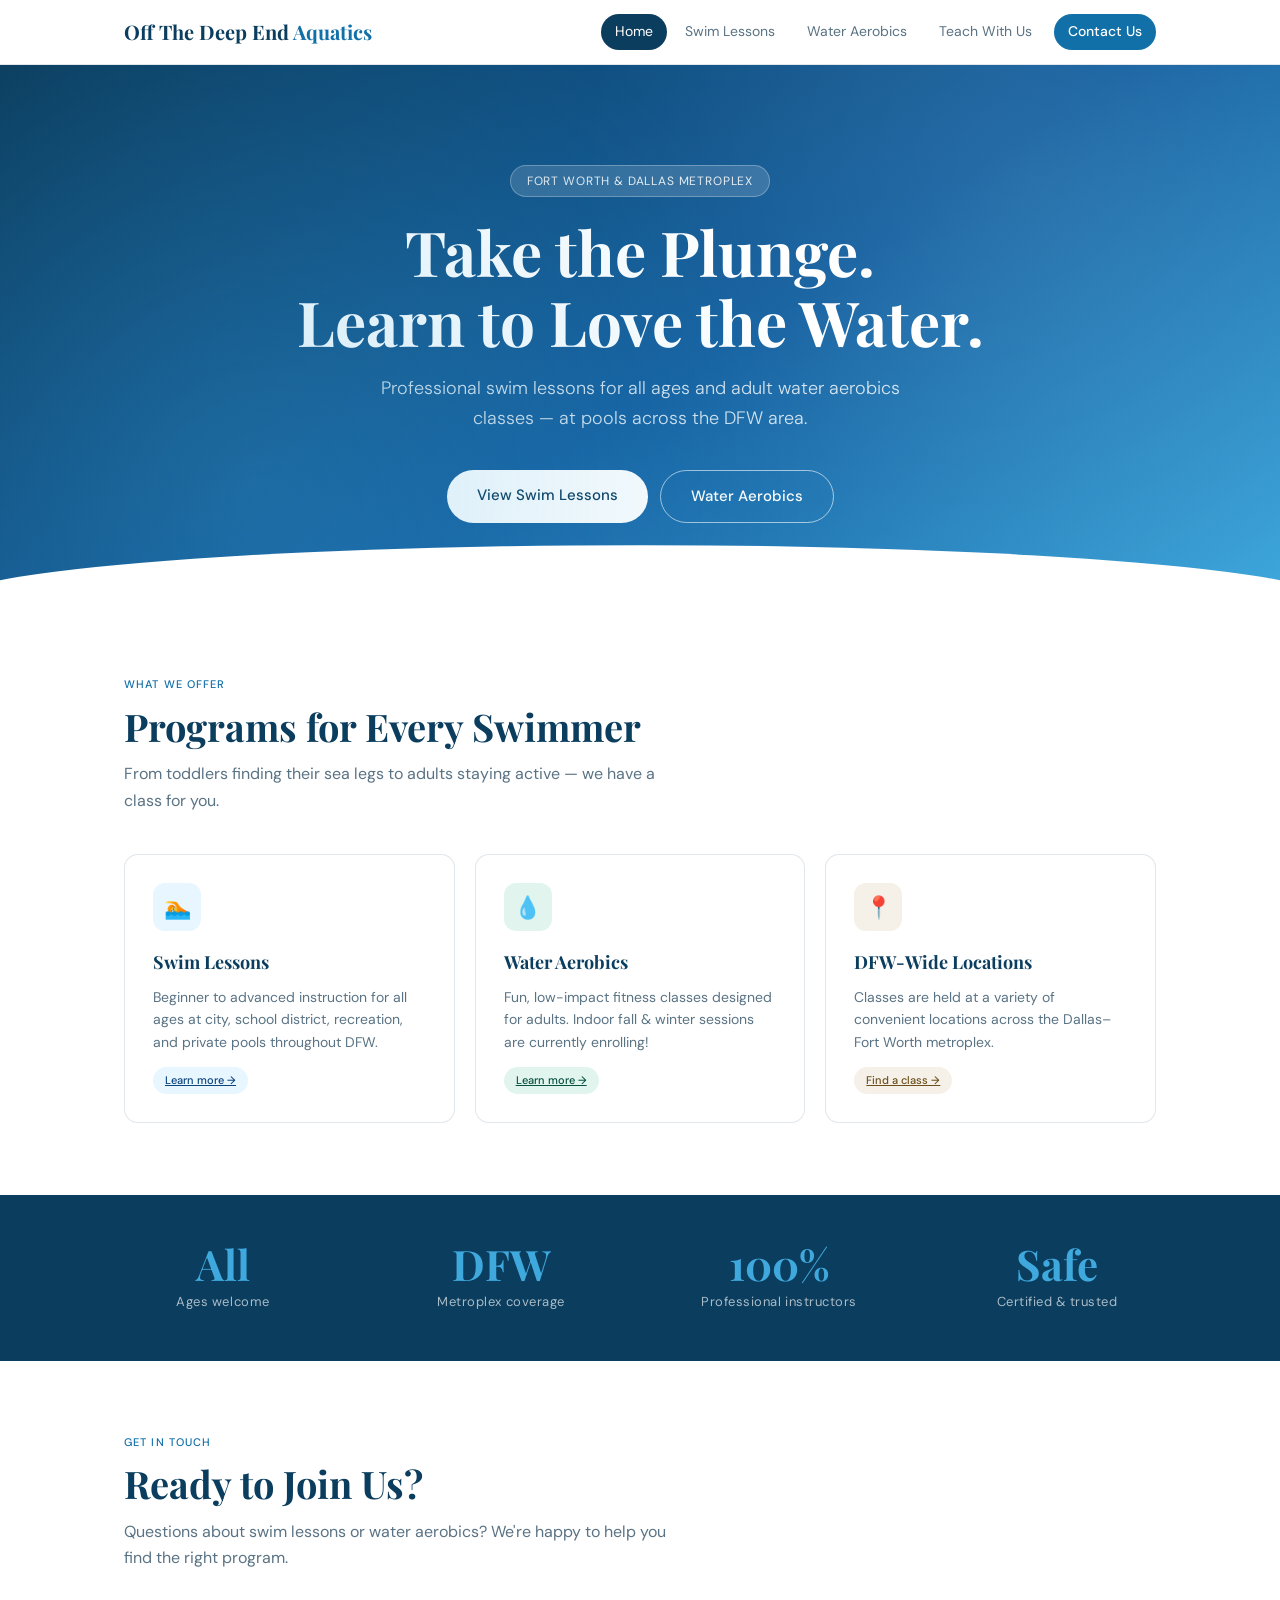
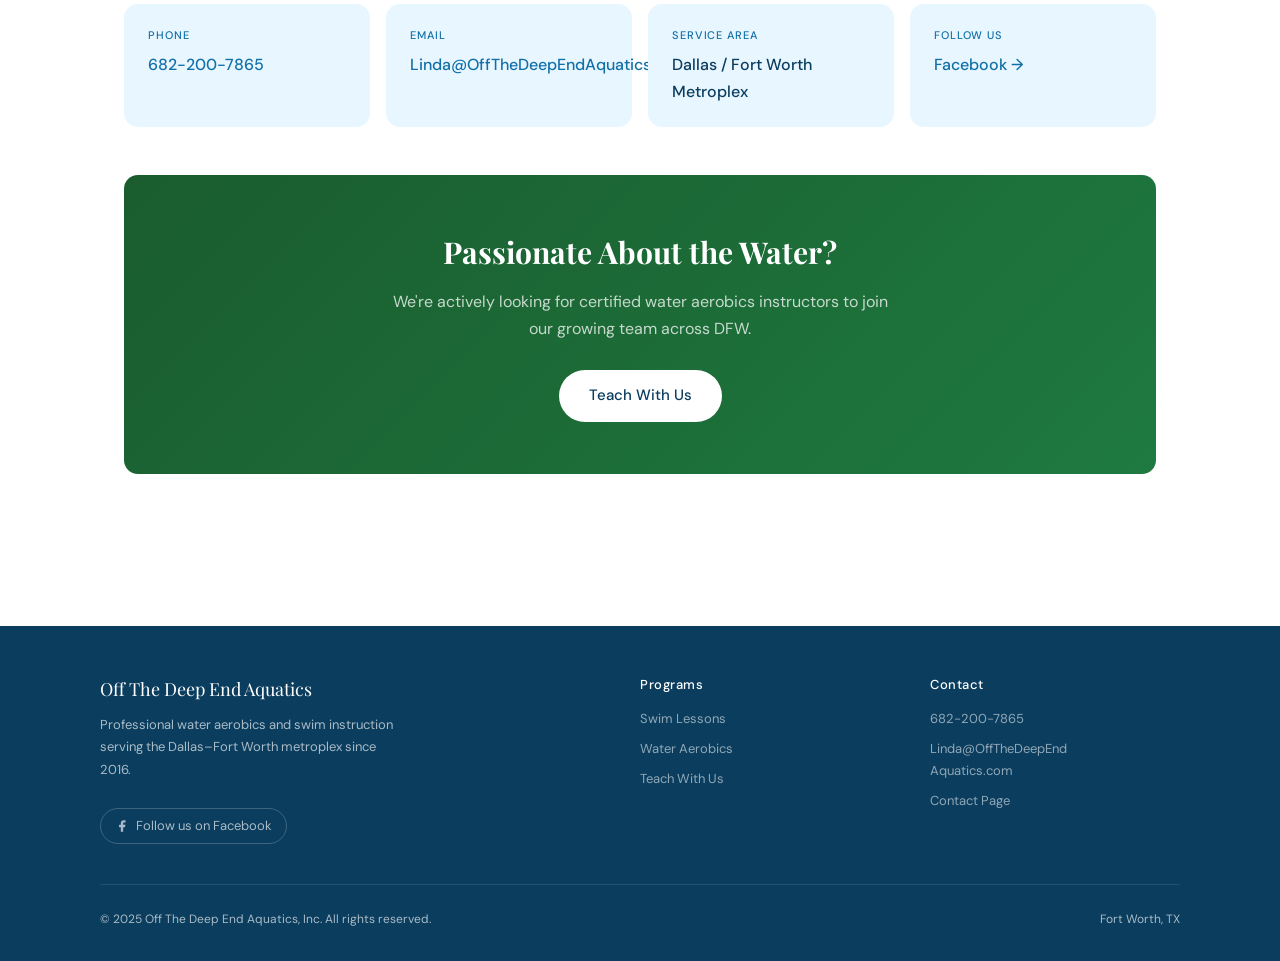
<file: index.html>
<!DOCTYPE html>
<html lang="en">
<head>
  <meta charset="UTF-8" />
  <meta name="viewport" content="width=device-width, initial-scale=1.0" />
  <title>Off The Deep End Aquatics | Swim Lessons & Water Aerobics — Fort Worth, TX</title>
  <meta name="description" content="Professional swim lessons for all ages and water aerobics classes throughout the Dallas–Fort Worth metroplex. Call 682-200-7865." />
  <link rel="stylesheet" href="style.css" />
</head>
<body>

<nav>
  <div class="nav-inner">
    <a href="index.html" class="nav-logo">Off The Deep End <span>Aquatics</span></a>
    <div class="nav-links">
      <a href="index.html" class="active">Home</a>
      <a href="swim-lessons.html">Swim Lessons</a>
      <a href="water-aerobics.html">Water Aerobics</a>
      <a href="teach.html">Teach With Us</a>
      <a href="contact.html" class="btn-nav">Contact Us</a>
    </div>
  </div>
</nav>

<!-- HERO -->
<section class="hero">
  <div class="hero-wave"></div>
  <div class="hero-badge">Fort Worth &amp; Dallas Metroplex</div>
  <h1>Take the Plunge.<br>Learn to Love the Water.</h1>
  <p>Professional swim lessons for all ages and adult water aerobics classes — at pools across the DFW area.</p>
  <div class="hero-btns">
    <a href="swim-lessons.html" class="btn btn-white">View Swim Lessons</a>
    <a href="water-aerobics.html" class="btn btn-outline-white">Water Aerobics</a>
  </div>
</section>

<!-- PROGRAMS -->
<section class="section">
  <div class="container">
    <p class="section-label">What we offer</p>
    <h2 class="section-title">Programs for Every Swimmer</h2>
    <p class="section-sub">From toddlers finding their sea legs to adults staying active — we have a class for you.</p>

    <div class="card-grid">
      <div class="card">
        <div class="card-icon icon-blue">🏊</div>
        <h3>Swim Lessons</h3>
        <p>Beginner to advanced instruction for all ages at city, school district, recreation, and private pools throughout DFW.</p>
        <a href="swim-lessons.html" class="card-tag tag-blue">Learn more →</a>
      </div>
      <div class="card">
        <div class="card-icon icon-teal">💧</div>
        <h3>Water Aerobics</h3>
        <p>Fun, low-impact fitness classes designed for adults. Indoor fall &amp; winter sessions are currently enrolling!</p>
        <a href="water-aerobics.html" class="card-tag tag-teal">Learn more →</a>
      </div>
      <div class="card">
        <div class="card-icon icon-sand">📍</div>
        <h3>DFW-Wide Locations</h3>
        <p>Classes are held at a variety of convenient locations across the Dallas–Fort Worth metroplex.</p>
        <a href="contact.html" class="card-tag tag-sand">Find a class →</a>
      </div>
    </div>
  </div>
</section>

<!-- STATS -->
<div class="stats-strip">
  <div class="stats-inner">
    <div>
      <div class="stat-num">All</div>
      <div class="stat-label">Ages welcome</div>
    </div>
    <div>
      <div class="stat-num">DFW</div>
      <div class="stat-label">Metroplex coverage</div>
    </div>
    <div>
      <div class="stat-num">100%</div>
      <div class="stat-label">Professional instructors</div>
    </div>
    <div>
      <div class="stat-num">Safe</div>
      <div class="stat-label">Certified &amp; trusted</div>
    </div>
  </div>
</div>

<!-- CONTACT STRIP -->
<section class="section">
  <div class="container">
    <p class="section-label">Get in touch</p>
    <h2 class="section-title">Ready to Join Us?</h2>
    <p class="section-sub">Questions about swim lessons or water aerobics? We're happy to help you find the right program.</p>

    <div class="info-row">
      <div class="info-block">
        <div class="ib-label">Phone</div>
        <div class="ib-val"><a href="tel:6822007865">682-200-7865</a></div>
      </div>
      <div class="info-block">
        <div class="ib-label">Email</div>
        <div class="ib-val"><a href="mailto:Linda@OffTheDeepEndAquatics.com">Linda@OffTheDeepEndAquatics.com</a></div>
      </div>
      <div class="info-block">
        <div class="ib-label">Service area</div>
        <div class="ib-val">Dallas / Fort Worth Metroplex</div>
      </div>
      <div class="info-block">
        <div class="ib-label">Follow us</div>
        <div class="ib-val"><a href="https://www.facebook.com/OffTheDeepEndAquatics" target="_blank" rel="noopener">Facebook →</a></div>
      </div>
    </div>

    <!-- TEACHER CTA -->
    <div class="cta-banner" style="background: linear-gradient(135deg, #1a5c2e 0%, #1e7a40 100%);">
      <h2>Passionate About the Water?</h2>
      <p>We're actively looking for certified water aerobics instructors to join our growing team across DFW.</p>
      <a href="teach.html" class="btn btn-white">Teach With Us</a>
    </div>
  </div>
</section>

<!-- FOOTER -->
<footer>
  <div class="footer-inner">
    <div class="footer-top">
      <div>
        <div class="footer-brand">Off The Deep End Aquatics</div>
        <p class="footer-desc">Professional water aerobics and swim instruction serving the Dallas–Fort Worth metroplex since 2016.</p>
        <br />
        <a href="https://www.facebook.com/OffTheDeepEndAquatics" target="_blank" rel="noopener" class="fb-link">
          <svg width="14" height="14" viewBox="0 0 24 24" fill="currentColor"><path d="M18 2h-3a5 5 0 0 0-5 5v3H7v4h3v8h4v-8h3l1-4h-4V7a1 1 0 0 1 1-1h3z"/></svg>
          Follow us on Facebook
        </a>
      </div>
      <div class="footer-col">
        <h4>Programs</h4>
        <a href="swim-lessons.html">Swim Lessons</a>
        <a href="water-aerobics.html">Water Aerobics</a>
        <a href="teach.html">Teach With Us</a>
      </div>
      <div class="footer-col">
        <h4>Contact</h4>
        <a href="tel:6822007865">682-200-7865</a>
        <a href="mailto:Linda@OffTheDeepEndAquatics.com">Linda@OffTheDeepEnd<br>Aquatics.com</a>
        <a href="contact.html">Contact Page</a>
      </div>
    </div>
    <div class="footer-bottom">
      <span>&copy; 2025 Off The Deep End Aquatics, Inc. All rights reserved.</span>
      <span>Fort Worth, TX</span>
    </div>
  </div>
</footer>

</body>
</html>
</file>
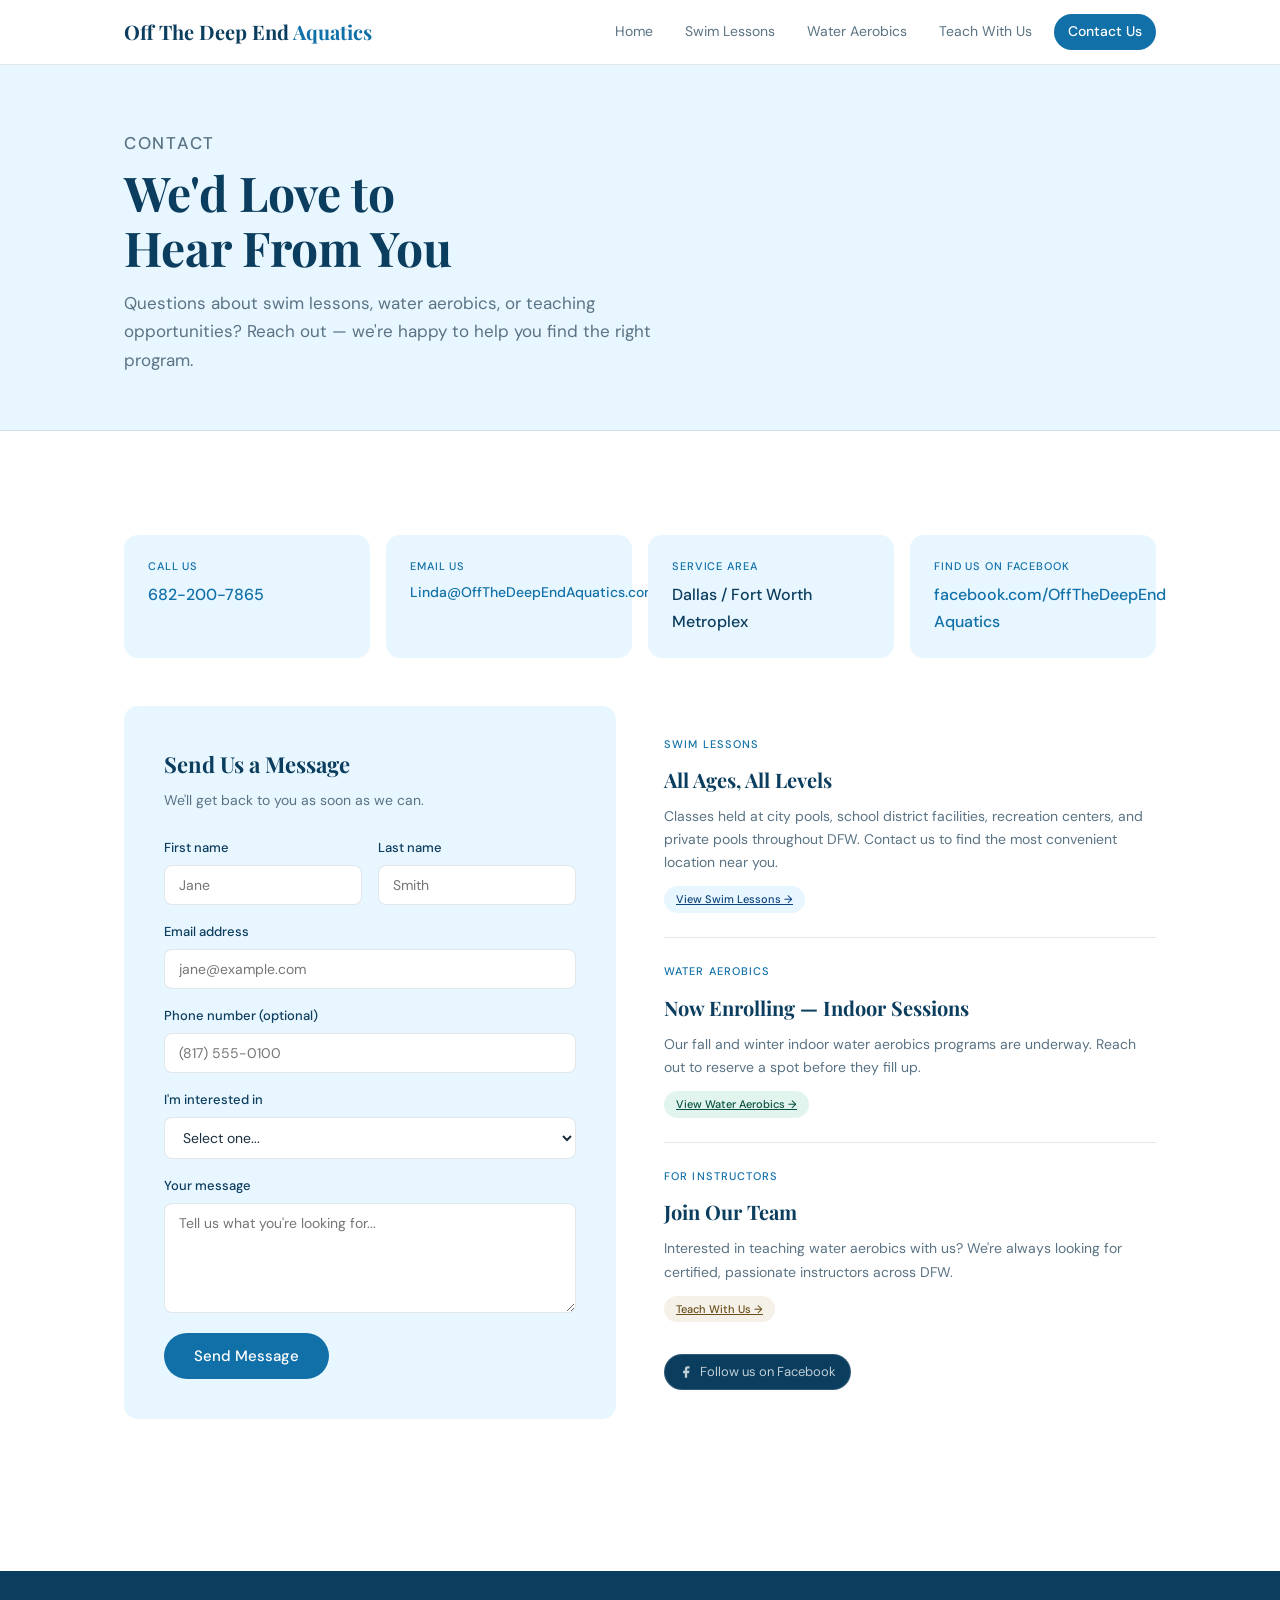
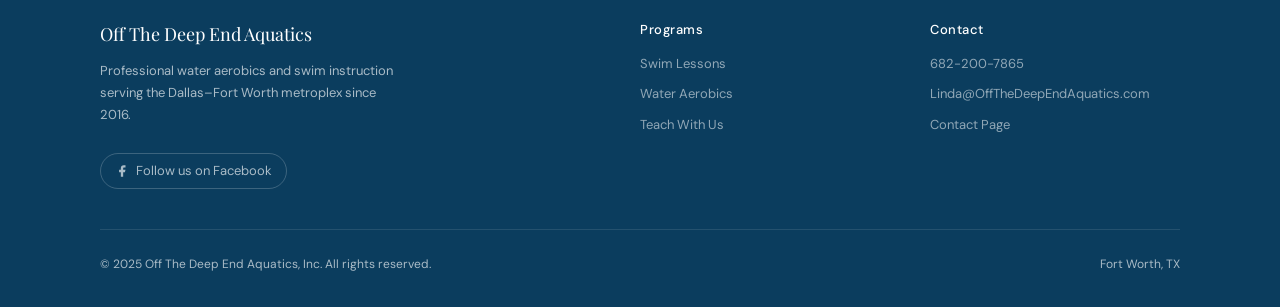
<file: contact.html>
<!DOCTYPE html>
<html lang="en">
<head>
  <meta charset="UTF-8" />
  <meta name="viewport" content="width=device-width, initial-scale=1.0" />
  <title>Contact Us | Off The Deep End Aquatics — Fort Worth, TX</title>
  <meta name="description" content="Contact Off The Deep End Aquatics about swim lessons or water aerobics in the Dallas–Fort Worth area. Call 682-200-7865." />
  <link rel="stylesheet" href="style.css" />
</head>
<body>

<nav>
  <div class="nav-inner">
    <a href="index.html" class="nav-logo">Off The Deep End <span>Aquatics</span></a>
    <div class="nav-links">
      <a href="index.html">Home</a>
      <a href="swim-lessons.html">Swim Lessons</a>
      <a href="water-aerobics.html">Water Aerobics</a>
      <a href="teach.html">Teach With Us</a>
      <a href="contact.html" class="active btn-nav">Contact Us</a>
    </div>
  </div>
</nav>

<!-- PAGE HERO -->
<div class="page-hero">
  <div class="container">
    <p class="section-label">Contact</p>
    <h1>We'd Love to<br>Hear From You</h1>
    <p>Questions about swim lessons, water aerobics, or teaching opportunities? Reach out — we're happy to help you find the right program.</p>
  </div>
</div>

<!-- CONTACT DETAILS -->
<section class="section">
  <div class="container">

    <div class="info-row" style="margin-bottom: 48px;">
      <div class="info-block">
        <div class="ib-label">Call us</div>
        <div class="ib-val"><a href="tel:6822007865">682-200-7865</a></div>
      </div>
      <div class="info-block">
        <div class="ib-label">Email us</div>
        <div class="ib-val" style="font-size: 14px;"><a href="mailto:Linda@OffTheDeepEndAquatics.com">Linda@OffTheDeepEndAquatics.com</a></div>
      </div>
      <div class="info-block">
        <div class="ib-label">Service area</div>
        <div class="ib-val">Dallas / Fort Worth Metroplex</div>
      </div>
      <div class="info-block">
        <div class="ib-label">Find us on Facebook</div>
        <div class="ib-val">
          <a href="https://www.facebook.com/OffTheDeepEndAquatics" target="_blank" rel="noopener">facebook.com/OffTheDeepEnd<br>Aquatics</a>
        </div>
      </div>
    </div>

    <div class="two-col" style="gap: 48px;">
      <!-- CONTACT FORM -->
      <div class="form-section" style="margin-top: 0;">
        <h3>Send Us a Message</h3>
        <p class="form-sub">We'll get back to you as soon as we can.</p>

        <form action="mailto:Linda@OffTheDeepEndAquatics.com" method="post" enctype="text/plain">
          <div class="form-grid">
            <div class="form-group">
              <label for="first-name">First name</label>
              <input type="text" id="first-name" name="first-name" placeholder="Jane" required />
            </div>
            <div class="form-group">
              <label for="last-name">Last name</label>
              <input type="text" id="last-name" name="last-name" placeholder="Smith" required />
            </div>
            <div class="form-group full">
              <label for="email">Email address</label>
              <input type="email" id="email" name="email" placeholder="jane@example.com" required />
            </div>
            <div class="form-group full">
              <label for="phone">Phone number (optional)</label>
              <input type="tel" id="phone" name="phone" placeholder="(817) 555-0100" />
            </div>
            <div class="form-group full">
              <label for="topic">I'm interested in</label>
              <select id="topic" name="topic">
                <option value="">Select one...</option>
                <option value="swim-lessons">Swim Lessons</option>
                <option value="water-aerobics">Water Aerobics</option>
                <option value="teaching">Teaching Opportunities</option>
                <option value="other">Other / General Question</option>
              </select>
            </div>
            <div class="form-group full">
              <label for="message">Your message</label>
              <textarea id="message" name="message" placeholder="Tell us what you're looking for..."></textarea>
            </div>
          </div>
          <div style="margin-top: 20px;">
            <button type="submit" class="btn btn-ocean">Send Message</button>
          </div>
        </form>
      </div>

      <!-- SIDEBAR INFO -->
      <div>
        <div style="margin-bottom: 24px;">
          <p class="section-label">Swim lessons</p>
          <h3 style="font-family:'Playfair Display',serif; font-size:20px; color:var(--navy); margin-bottom:8px;">All Ages, All Levels</h3>
          <p style="font-size:14px; color:var(--muted); line-height:1.65;">Classes held at city pools, school district facilities, recreation centers, and private pools throughout DFW. Contact us to find the most convenient location near you.</p>
          <a href="swim-lessons.html" class="card-tag tag-blue" style="margin-top:12px; display:inline-block;">View Swim Lessons →</a>
        </div>

        <hr style="border: none; border-top: 1px solid var(--border); margin: 24px 0;" />

        <div style="margin-bottom: 24px;">
          <p class="section-label">Water aerobics</p>
          <h3 style="font-family:'Playfair Display',serif; font-size:20px; color:var(--navy); margin-bottom:8px;">Now Enrolling — Indoor Sessions</h3>
          <p style="font-size:14px; color:var(--muted); line-height:1.65;">Our fall and winter indoor water aerobics programs are underway. Reach out to reserve a spot before they fill up.</p>
          <a href="water-aerobics.html" class="card-tag tag-teal" style="margin-top:12px; display:inline-block;">View Water Aerobics →</a>
        </div>

        <hr style="border: none; border-top: 1px solid var(--border); margin: 24px 0;" />

        <div>
          <p class="section-label">For instructors</p>
          <h3 style="font-family:'Playfair Display',serif; font-size:20px; color:var(--navy); margin-bottom:8px;">Join Our Team</h3>
          <p style="font-size:14px; color:var(--muted); line-height:1.65;">Interested in teaching water aerobics with us? We're always looking for certified, passionate instructors across DFW.</p>
          <a href="teach.html" class="card-tag tag-sand" style="margin-top:12px; display:inline-block;">Teach With Us →</a>
        </div>

        <div style="margin-top: 32px;">
          <a href="https://www.facebook.com/OffTheDeepEndAquatics" target="_blank" rel="noopener" class="fb-link" style="background: var(--navy); color: rgba(255,255,255,0.75); display: inline-flex; border-color: rgba(255,255,255,0.15);">
            <svg width="14" height="14" viewBox="0 0 24 24" fill="currentColor"><path d="M18 2h-3a5 5 0 0 0-5 5v3H7v4h3v8h4v-8h3l1-4h-4V7a1 1 0 0 1 1-1h3z"/></svg>
            Follow us on Facebook
          </a>
        </div>
      </div>
    </div>

  </div>
</section>

<!-- FOOTER -->
<footer>
  <div class="footer-inner">
    <div class="footer-top">
      <div>
        <div class="footer-brand">Off The Deep End Aquatics</div>
        <p class="footer-desc">Professional water aerobics and swim instruction serving the Dallas–Fort Worth metroplex since 2016.</p>
        <br />
        <a href="https://www.facebook.com/OffTheDeepEndAquatics" target="_blank" rel="noopener" class="fb-link">
          <svg width="14" height="14" viewBox="0 0 24 24" fill="currentColor"><path d="M18 2h-3a5 5 0 0 0-5 5v3H7v4h3v8h4v-8h3l1-4h-4V7a1 1 0 0 1 1-1h3z"/></svg>
          Follow us on Facebook
        </a>
      </div>
      <div class="footer-col">
        <h4>Programs</h4>
        <a href="swim-lessons.html">Swim Lessons</a>
        <a href="water-aerobics.html">Water Aerobics</a>
        <a href="teach.html">Teach With Us</a>
      </div>
      <div class="footer-col">
        <h4>Contact</h4>
        <a href="tel:6822007865">682-200-7865</a>
        <a href="mailto:Linda@OffTheDeepEndAquatics.com">Linda@OffTheDeepEndAquatics.com</a>
        <a href="contact.html">Contact Page</a>
      </div>
    </div>
    <div class="footer-bottom">
      <span>&copy; 2025 Off The Deep End Aquatics, Inc. All rights reserved.</span>
      <span>Fort Worth, TX</span>
    </div>
  </div>
</footer>

</body>
</html>
</file>
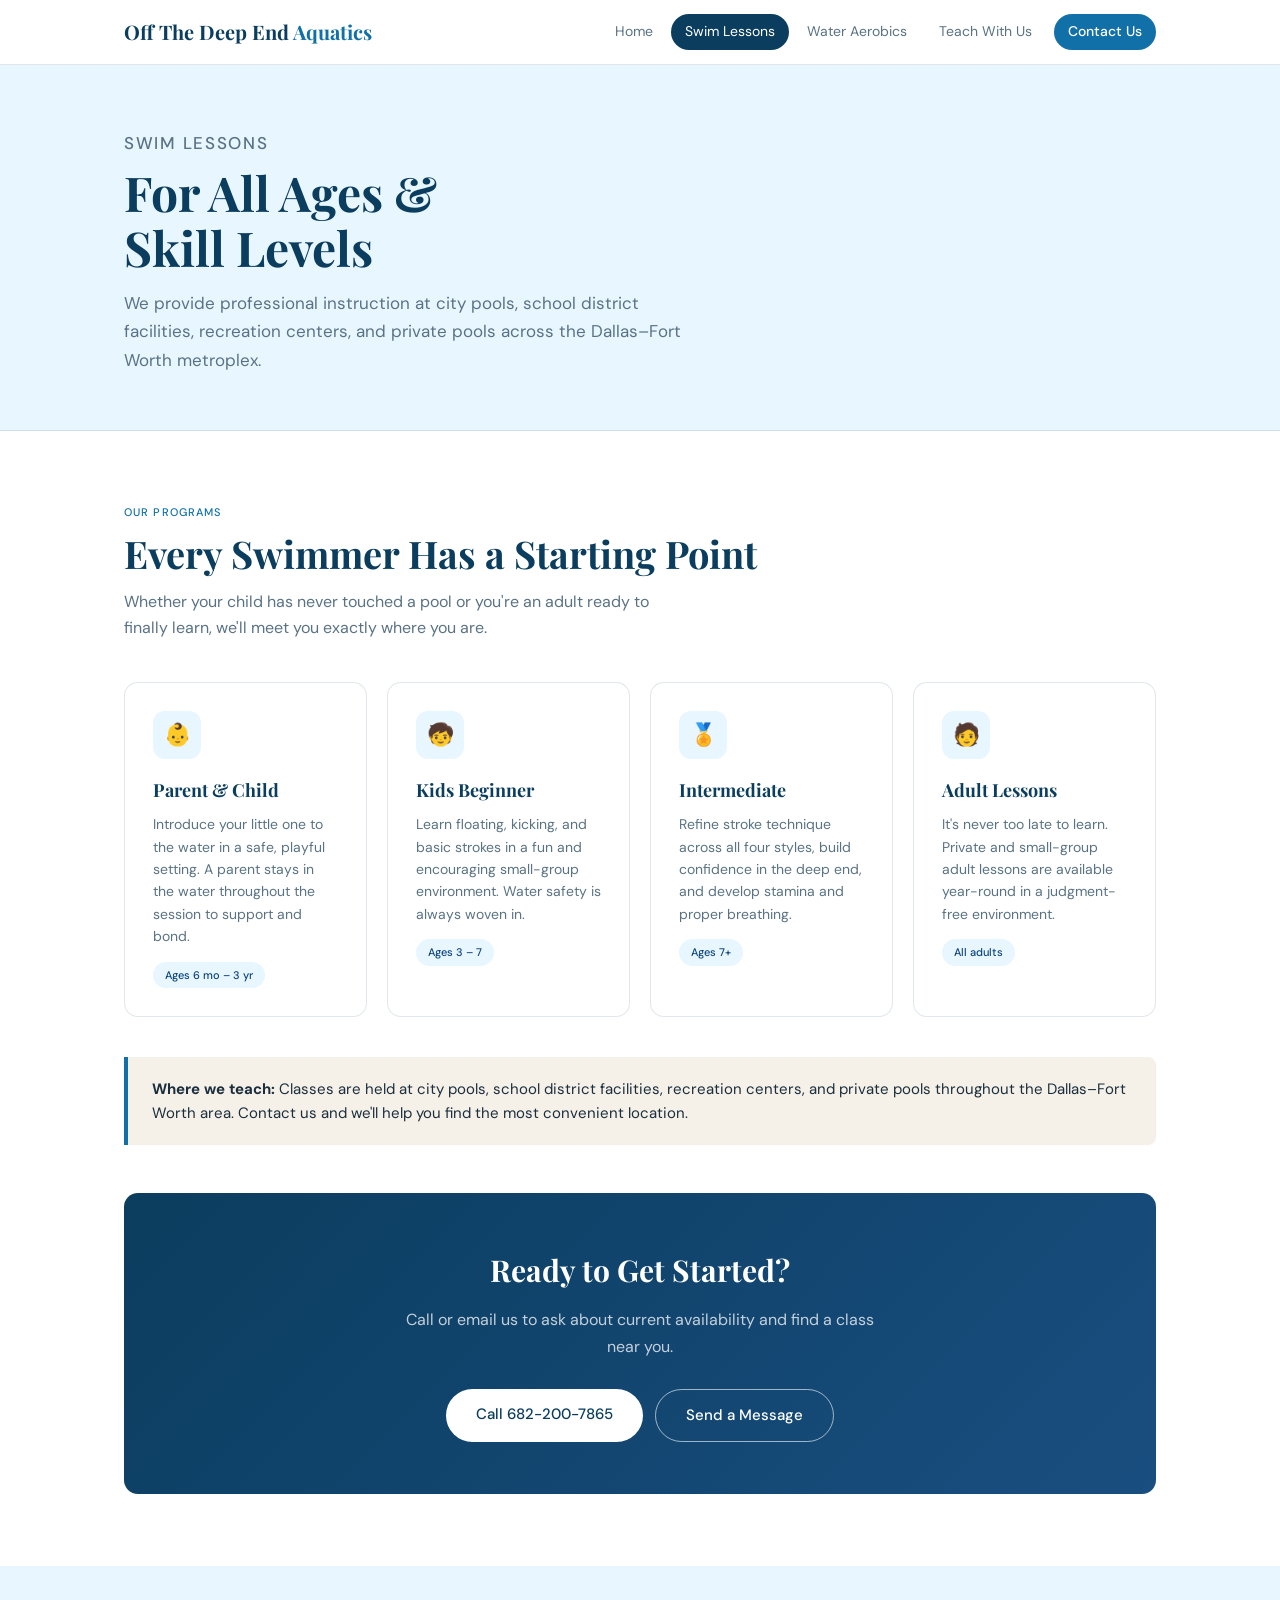
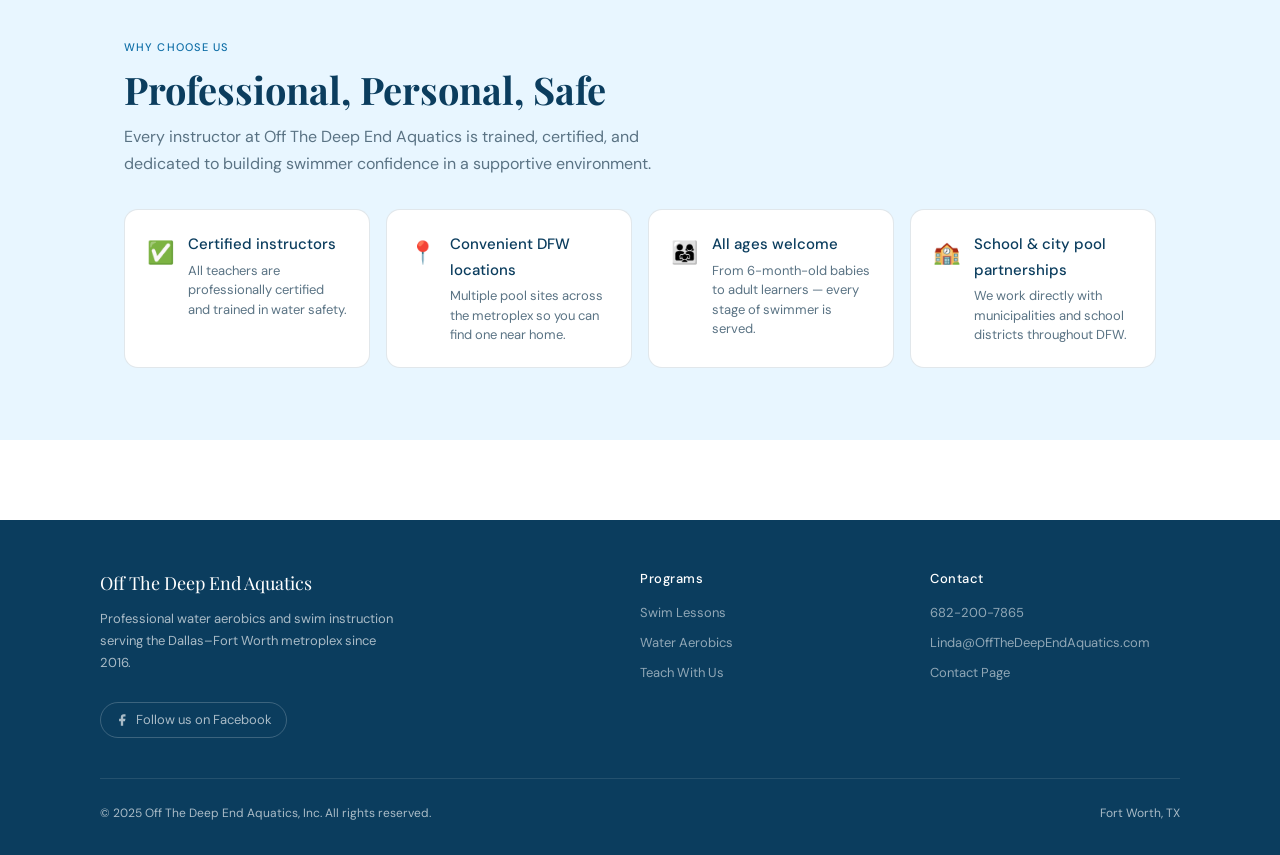
<file: swim-lessons.html>
<!DOCTYPE html>
<html lang="en">
<head>
  <meta charset="UTF-8" />
  <meta name="viewport" content="width=device-width, initial-scale=1.0" />
  <title>Swim Lessons | Off The Deep End Aquatics — Fort Worth, TX</title>
  <meta name="description" content="Professional swim lessons for all ages throughout the Dallas–Fort Worth metroplex. Beginner to advanced. Call 682-200-7865." />
  <link rel="stylesheet" href="style.css" />
</head>
<body>

<nav>
  <div class="nav-inner">
    <a href="index.html" class="nav-logo">Off The Deep End <span>Aquatics</span></a>
    <div class="nav-links">
      <a href="index.html">Home</a>
      <a href="swim-lessons.html" class="active">Swim Lessons</a>
      <a href="water-aerobics.html">Water Aerobics</a>
      <a href="teach.html">Teach With Us</a>
      <a href="contact.html" class="btn-nav">Contact Us</a>
    </div>
  </div>
</nav>

<!-- PAGE HERO -->
<div class="page-hero">
  <div class="container">
    <p class="section-label">Swim Lessons</p>
    <h1>For All Ages &amp;<br>Skill Levels</h1>
    <p>We provide professional instruction at city pools, school district facilities, recreation centers, and private pools across the Dallas–Fort Worth metroplex.</p>
  </div>
</div>

<!-- LESSONS OVERVIEW -->
<section class="section">
  <div class="container">
    <p class="section-label">Our programs</p>
    <h2 class="section-title">Every Swimmer Has a Starting Point</h2>
    <p class="section-sub">Whether your child has never touched a pool or you're an adult ready to finally learn, we'll meet you exactly where you are.</p>

    <div class="card-grid">
      <div class="card">
        <div class="card-icon icon-blue">👶</div>
        <h3>Parent &amp; Child</h3>
        <p>Introduce your little one to the water in a safe, playful setting. A parent stays in the water throughout the session to support and bond.</p>
        <span class="card-tag tag-blue">Ages 6 mo – 3 yr</span>
      </div>
      <div class="card">
        <div class="card-icon icon-blue">🧒</div>
        <h3>Kids Beginner</h3>
        <p>Learn floating, kicking, and basic strokes in a fun and encouraging small-group environment. Water safety is always woven in.</p>
        <span class="card-tag tag-blue">Ages 3 – 7</span>
      </div>
      <div class="card">
        <div class="card-icon icon-blue">🏅</div>
        <h3>Intermediate</h3>
        <p>Refine stroke technique across all four styles, build confidence in the deep end, and develop stamina and proper breathing.</p>
        <span class="card-tag tag-blue">Ages 7+</span>
      </div>
      <div class="card">
        <div class="card-icon icon-blue">🧑</div>
        <h3>Adult Lessons</h3>
        <p>It's never too late to learn. Private and small-group adult lessons are available year-round in a judgment-free environment.</p>
        <span class="card-tag tag-blue">All adults</span>
      </div>
    </div>

    <div class="highlight-box" style="margin-top: 40px;">
      <strong>Where we teach:</strong> Classes are held at city pools, school district facilities, recreation centers, and private pools throughout the Dallas–Fort Worth area. Contact us and we'll help you find the most convenient location.
    </div>

    <div class="cta-banner">
      <h2>Ready to Get Started?</h2>
      <p>Call or email us to ask about current availability and find a class near you.</p>
      <div class="hero-btns" style="justify-content: center;">
        <a href="tel:6822007865" class="btn btn-white">Call 682-200-7865</a>
        <a href="contact.html" class="btn btn-outline-white">Send a Message</a>
      </div>
    </div>
  </div>
</section>

<!-- WHY US -->
<section class="section" style="background: var(--foam); padding: 72px 0;">
  <div class="container">
    <p class="section-label">Why choose us</p>
    <h2 class="section-title">Professional, Personal, Safe</h2>
    <p class="section-sub">Every instructor at Off The Deep End Aquatics is trained, certified, and dedicated to building swimmer confidence in a supportive environment.</p>

    <div class="perk-grid" style="margin-top: 32px;">
      <div class="perk">
        <div class="perk-icon">✅</div>
        <div>
          <h4>Certified instructors</h4>
          <p>All teachers are professionally certified and trained in water safety.</p>
        </div>
      </div>
      <div class="perk">
        <div class="perk-icon">📍</div>
        <div>
          <h4>Convenient DFW locations</h4>
          <p>Multiple pool sites across the metroplex so you can find one near home.</p>
        </div>
      </div>
      <div class="perk">
        <div class="perk-icon">👨‍👩‍👧</div>
        <div>
          <h4>All ages welcome</h4>
          <p>From 6-month-old babies to adult learners — every stage of swimmer is served.</p>
        </div>
      </div>
      <div class="perk">
        <div class="perk-icon">🏫</div>
        <div>
          <h4>School &amp; city pool partnerships</h4>
          <p>We work directly with municipalities and school districts throughout DFW.</p>
        </div>
      </div>
    </div>
  </div>
</section>

<!-- FOOTER -->
<footer>
  <div class="footer-inner">
    <div class="footer-top">
      <div>
        <div class="footer-brand">Off The Deep End Aquatics</div>
        <p class="footer-desc">Professional water aerobics and swim instruction serving the Dallas–Fort Worth metroplex since 2016.</p>
        <br />
        <a href="https://www.facebook.com/OffTheDeepEndAquatics" target="_blank" rel="noopener" class="fb-link">
          <svg width="14" height="14" viewBox="0 0 24 24" fill="currentColor"><path d="M18 2h-3a5 5 0 0 0-5 5v3H7v4h3v8h4v-8h3l1-4h-4V7a1 1 0 0 1 1-1h3z"/></svg>
          Follow us on Facebook
        </a>
      </div>
      <div class="footer-col">
        <h4>Programs</h4>
        <a href="swim-lessons.html">Swim Lessons</a>
        <a href="water-aerobics.html">Water Aerobics</a>
        <a href="teach.html">Teach With Us</a>
      </div>
      <div class="footer-col">
        <h4>Contact</h4>
        <a href="tel:6822007865">682-200-7865</a>
        <a href="mailto:Linda@OffTheDeepEndAquatics.com">Linda@OffTheDeepEndAquatics.com</a>
        <a href="contact.html">Contact Page</a>
      </div>
    </div>
    <div class="footer-bottom">
      <span>&copy; 2025 Off The Deep End Aquatics, Inc. All rights reserved.</span>
      <span>Fort Worth, TX</span>
    </div>
  </div>
</footer>

</body>
</html>
</file>
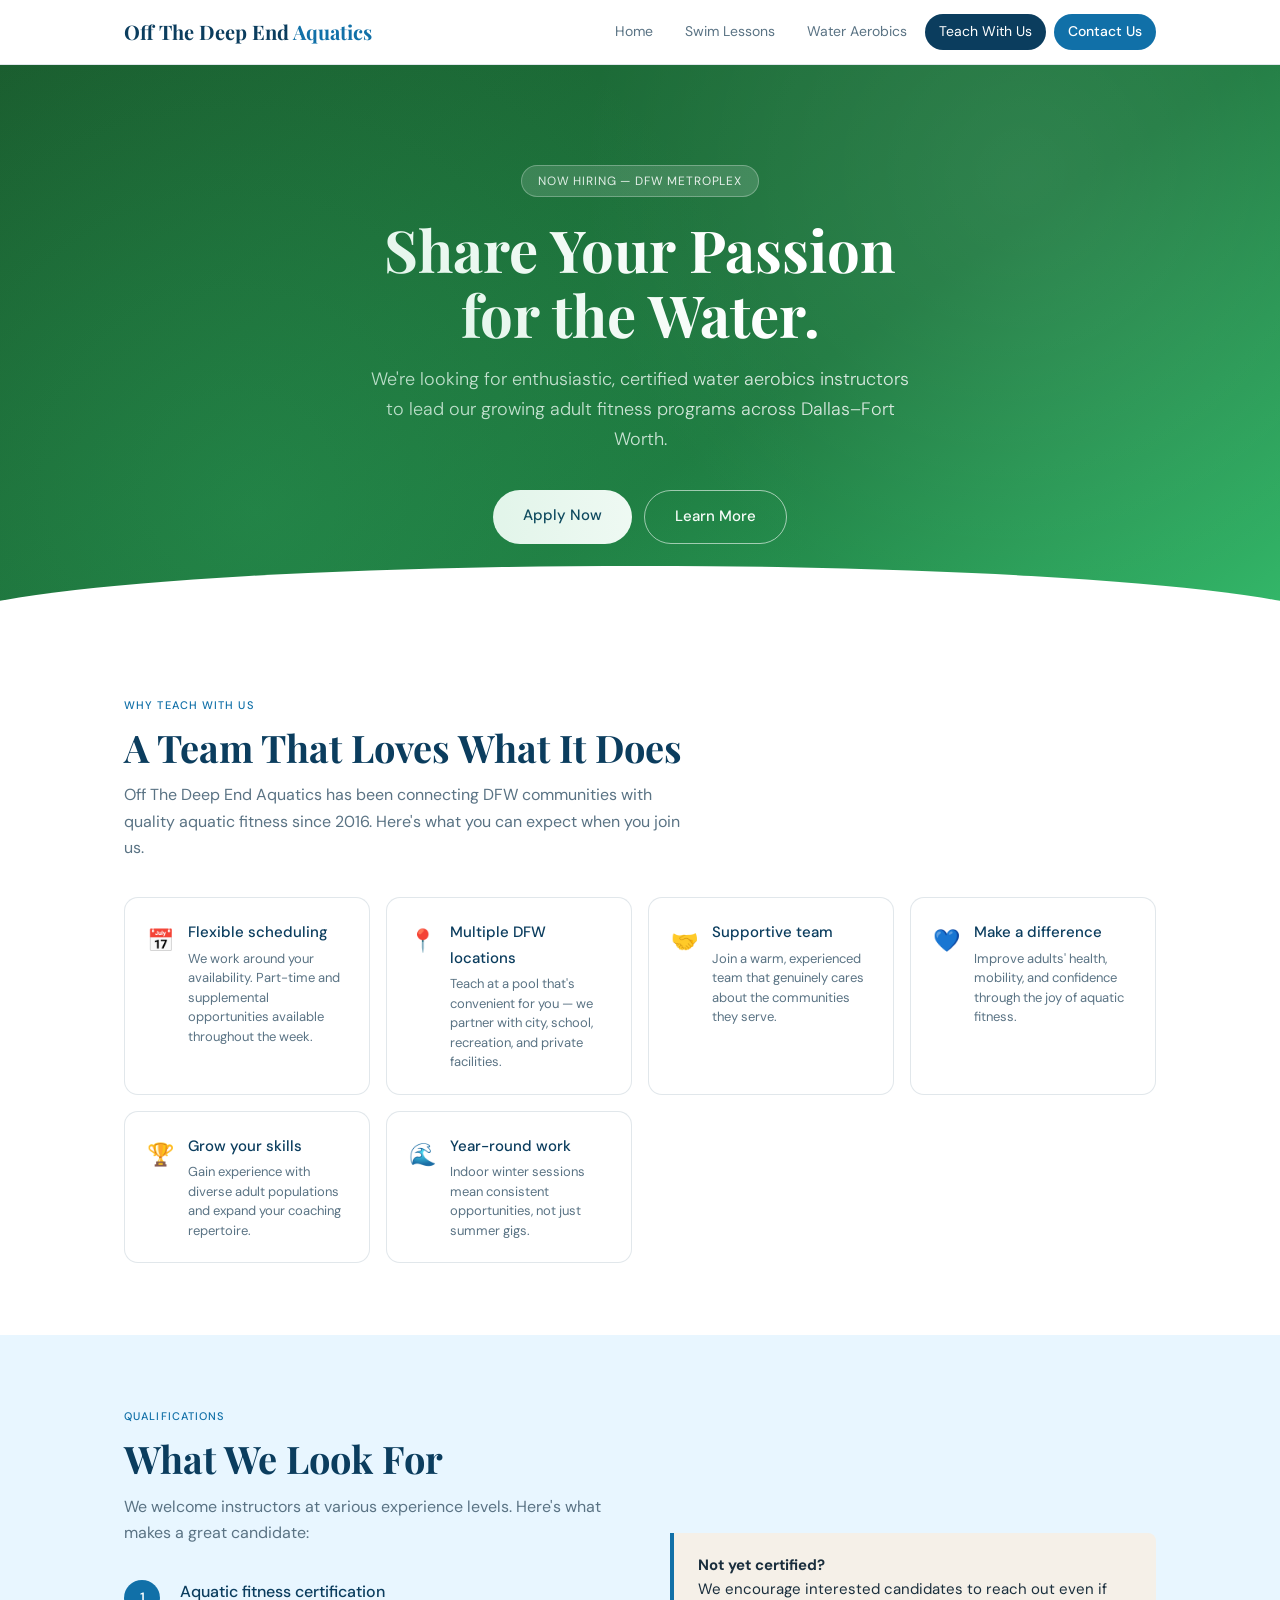
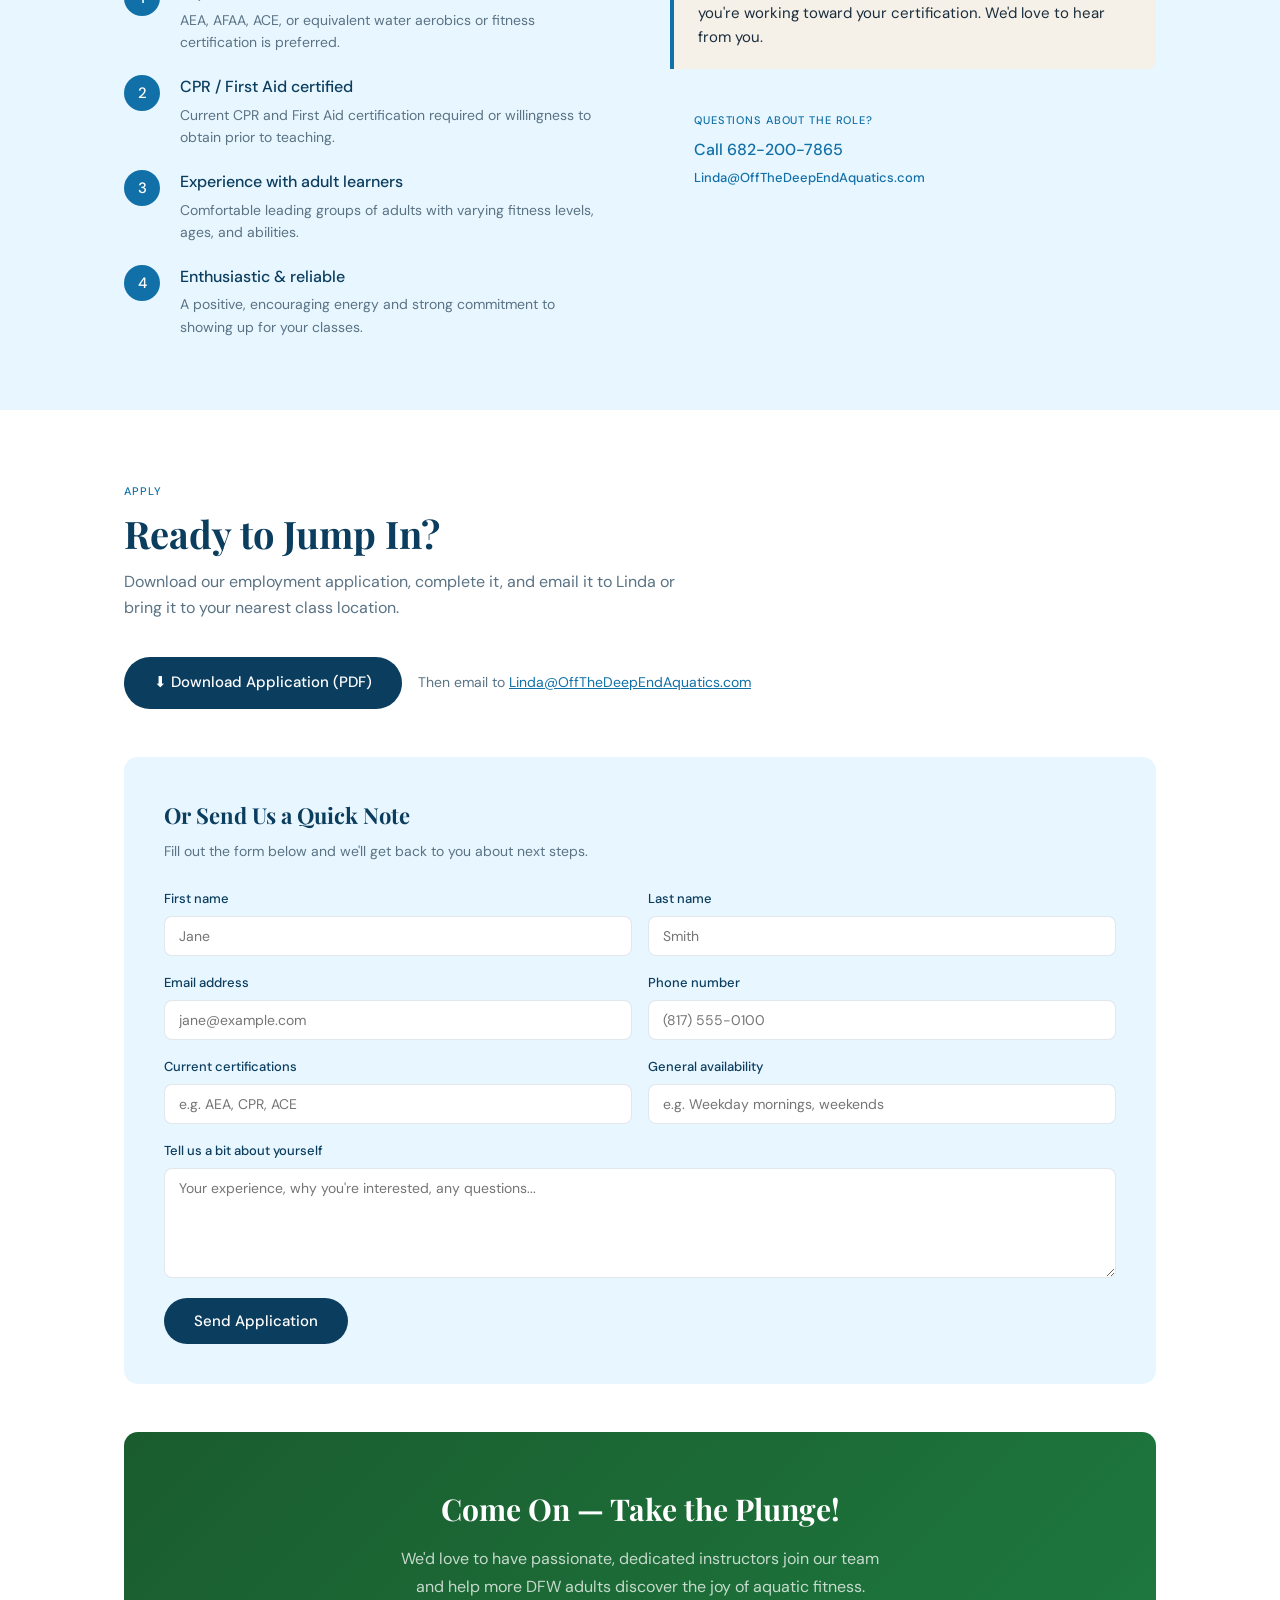
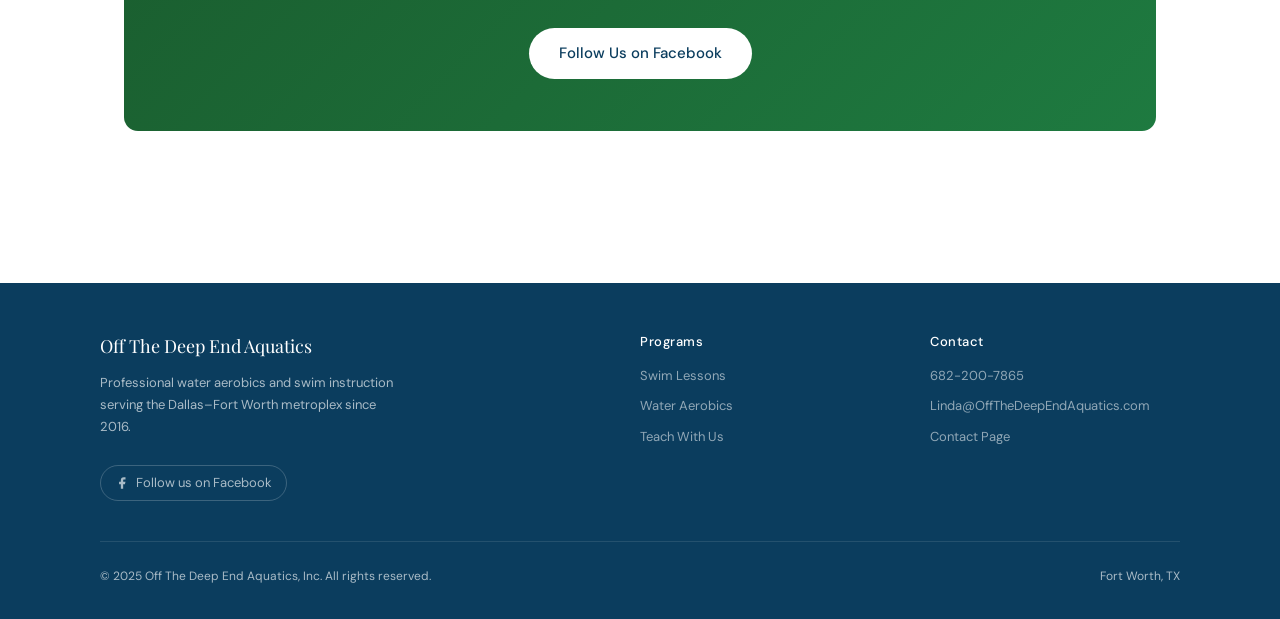
<file: teach.html>
<!DOCTYPE html>
<html lang="en">
<head>
  <meta charset="UTF-8" />
  <meta name="viewport" content="width=device-width, initial-scale=1.0" />
  <title>Teach With Us | Off The Deep End Aquatics — Fort Worth, TX</title>
  <meta name="description" content="Join our team of water aerobics instructors serving the Dallas–Fort Worth metroplex. Flexible scheduling, competitive pay, and a passionate team." />
  <link rel="stylesheet" href="style.css" />
  <style>
    .teacher-page-hero {
      background: linear-gradient(145deg, #1a5c2e 0%, #1e7a40 60%, #34b86a 100%);
      color: #fff;
      padding: 100px 24px 80px;
      text-align: center;
      position: relative;
      overflow: hidden;
    }
    .teacher-page-hero::after {
      content: '';
      position: absolute;
      bottom: -2px; left: 0; right: 0;
      height: 60px;
      background: var(--white);
      clip-path: ellipse(55% 100% at 50% 100%);
    }
    .teacher-page-hero .hero-wave {
      background-image: radial-gradient(circle at 20% 80%, rgba(52,184,106,0.25) 0%, transparent 50%),
                        radial-gradient(circle at 80% 20%, rgba(255,255,255,0.08) 0%, transparent 40%);
    }
    .teacher-page-hero h1 {
      font-family: 'Playfair Display', serif;
      font-size: clamp(34px, 6vw, 58px);
      font-weight: 700;
      line-height: 1.12;
      margin-bottom: 18px;
      color: #fff;
    }
    .teacher-page-hero p {
      font-size: 18px;
      font-weight: 300;
      color: rgba(255,255,255,0.82);
      max-width: 540px;
      margin: 0 auto 36px;
      line-height: 1.65;
    }

    .steps {
      counter-reset: step;
      display: flex;
      flex-direction: column;
      gap: 20px;
      margin-top: 32px;
    }
    .step {
      display: flex;
      gap: 20px;
      align-items: flex-start;
    }
    .step-num {
      counter-increment: step;
      flex-shrink: 0;
      width: 36px; height: 36px;
      background: var(--ocean);
      color: #fff;
      border-radius: 50%;
      display: flex;
      align-items: center;
      justify-content: center;
      font-weight: 500;
      font-size: 15px;
      margin-top: 2px;
    }
    .step-num::before { content: counter(step); }
    .step-body h4 { font-size: 16px; font-weight: 500; color: var(--navy); margin-bottom: 3px; }
    .step-body p { font-size: 14px; color: var(--muted); line-height: 1.6; }

    .green-cta {
      background: linear-gradient(135deg, #1a5c2e 0%, #1e7a40 100%);
    }
  </style>
</head>
<body>

<nav>
  <div class="nav-inner">
    <a href="index.html" class="nav-logo">Off The Deep End <span>Aquatics</span></a>
    <div class="nav-links">
      <a href="index.html">Home</a>
      <a href="swim-lessons.html">Swim Lessons</a>
      <a href="water-aerobics.html">Water Aerobics</a>
      <a href="teach.html" class="active">Teach With Us</a>
      <a href="contact.html" class="btn-nav">Contact Us</a>
    </div>
  </div>
</nav>

<!-- HERO -->
<section class="teacher-page-hero">
  <div class="hero-wave"></div>
  <div class="hero-badge" style="background: rgba(255,255,255,0.15); border: 1px solid rgba(255,255,255,0.28);">Now Hiring — DFW Metroplex</div>
  <h1>Share Your Passion<br>for the Water.</h1>
  <p>We're looking for enthusiastic, certified water aerobics instructors to lead our growing adult fitness programs across Dallas–Fort Worth.</p>
  <div class="hero-btns">
    <a href="#apply" class="btn btn-white">Apply Now</a>
    <a href="#what-we-look-for" class="btn btn-outline-white">Learn More</a>
  </div>
</section>

<!-- WHY TEACH WITH US -->
<section class="section" id="what-we-look-for">
  <div class="container">
    <p class="section-label">Why teach with us</p>
    <h2 class="section-title">A Team That Loves What It Does</h2>
    <p class="section-sub">Off The Deep End Aquatics has been connecting DFW communities with quality aquatic fitness since 2016. Here's what you can expect when you join us.</p>

    <div class="perk-grid" style="margin-top: 36px;">
      <div class="perk">
        <div class="perk-icon">📅</div>
        <div>
          <h4>Flexible scheduling</h4>
          <p>We work around your availability. Part-time and supplemental opportunities available throughout the week.</p>
        </div>
      </div>
      <div class="perk">
        <div class="perk-icon">📍</div>
        <div>
          <h4>Multiple DFW locations</h4>
          <p>Teach at a pool that's convenient for you — we partner with city, school, recreation, and private facilities.</p>
        </div>
      </div>
      <div class="perk">
        <div class="perk-icon">🤝</div>
        <div>
          <h4>Supportive team</h4>
          <p>Join a warm, experienced team that genuinely cares about the communities they serve.</p>
        </div>
      </div>
      <div class="perk">
        <div class="perk-icon">💙</div>
        <div>
          <h4>Make a difference</h4>
          <p>Improve adults' health, mobility, and confidence through the joy of aquatic fitness.</p>
        </div>
      </div>
      <div class="perk">
        <div class="perk-icon">🏆</div>
        <div>
          <h4>Grow your skills</h4>
          <p>Gain experience with diverse adult populations and expand your coaching repertoire.</p>
        </div>
      </div>
      <div class="perk">
        <div class="perk-icon">🌊</div>
        <div>
          <h4>Year-round work</h4>
          <p>Indoor winter sessions mean consistent opportunities, not just summer gigs.</p>
        </div>
      </div>
    </div>
  </div>
</section>

<!-- WHAT WE LOOK FOR -->
<section class="section" style="background: var(--foam); padding: 72px 0;">
  <div class="container">
    <div class="two-col">
      <div>
        <p class="section-label">Qualifications</p>
        <h2 class="section-title">What We Look For</h2>
        <p class="section-sub" style="margin-bottom: 24px;">We welcome instructors at various experience levels. Here's what makes a great candidate:</p>

        <div class="steps">
          <div class="step">
            <div class="step-num"></div>
            <div class="step-body">
              <h4>Aquatic fitness certification</h4>
              <p>AEA, AFAA, ACE, or equivalent water aerobics or fitness certification is preferred.</p>
            </div>
          </div>
          <div class="step">
            <div class="step-num"></div>
            <div class="step-body">
              <h4>CPR / First Aid certified</h4>
              <p>Current CPR and First Aid certification required or willingness to obtain prior to teaching.</p>
            </div>
          </div>
          <div class="step">
            <div class="step-num"></div>
            <div class="step-body">
              <h4>Experience with adult learners</h4>
              <p>Comfortable leading groups of adults with varying fitness levels, ages, and abilities.</p>
            </div>
          </div>
          <div class="step">
            <div class="step-num"></div>
            <div class="step-body">
              <h4>Enthusiastic &amp; reliable</h4>
              <p>A positive, encouraging energy and strong commitment to showing up for your classes.</p>
            </div>
          </div>
        </div>
      </div>

      <div>
        <div class="highlight-box" style="margin: 0 0 20px;">
          <strong>Not yet certified?</strong><br>
          We encourage interested candidates to reach out even if you're working toward your certification. We'd love to hear from you.
        </div>
        <div class="info-block">
          <div class="ib-label">Questions about the role?</div>
          <div class="ib-val" style="margin-top: 6px;">
            <a href="tel:6822007865">Call 682-200-7865</a><br>
            <a href="mailto:Linda@OffTheDeepEndAquatics.com" style="font-size: 13px;">Linda@OffTheDeepEndAquatics.com</a>
          </div>
        </div>
      </div>
    </div>
  </div>
</section>

<!-- APPLY SECTION -->
<section class="section" id="apply">
  <div class="container">
    <p class="section-label">Apply</p>
    <h2 class="section-title">Ready to Jump In?</h2>
    <p class="section-sub">Download our employment application, complete it, and email it to Linda or bring it to your nearest class location.</p>

    <div style="margin: 36px 0; display: flex; gap: 16px; flex-wrap: wrap; align-items: center;">
      <a href="Forms/HireApp.pdf" class="btn btn-navy" download>
        ⬇ Download Application (PDF)
      </a>
      <span style="font-size: 14px; color: var(--muted);">Then email to <a href="mailto:Linda@OffTheDeepEndAquatics.com" style="color: var(--ocean);">Linda@OffTheDeepEndAquatics.com</a></span>
    </div>

    <div class="form-section">
      <h3>Or Send Us a Quick Note</h3>
      <p class="form-sub">Fill out the form below and we'll get back to you about next steps.</p>

      <form action="mailto:Linda@OffTheDeepEndAquatics.com" method="post" enctype="text/plain">
        <div class="form-grid">
          <div class="form-group">
            <label for="first-name">First name</label>
            <input type="text" id="first-name" name="first-name" placeholder="Jane" required />
          </div>
          <div class="form-group">
            <label for="last-name">Last name</label>
            <input type="text" id="last-name" name="last-name" placeholder="Smith" required />
          </div>
          <div class="form-group">
            <label for="email">Email address</label>
            <input type="email" id="email" name="email" placeholder="jane@example.com" required />
          </div>
          <div class="form-group">
            <label for="phone">Phone number</label>
            <input type="tel" id="phone" name="phone" placeholder="(817) 555-0100" />
          </div>
          <div class="form-group">
            <label for="cert">Current certifications</label>
            <input type="text" id="cert" name="cert" placeholder="e.g. AEA, CPR, ACE" />
          </div>
          <div class="form-group">
            <label for="availability">General availability</label>
            <input type="text" id="availability" name="availability" placeholder="e.g. Weekday mornings, weekends" />
          </div>
          <div class="form-group full">
            <label for="message">Tell us a bit about yourself</label>
            <textarea id="message" name="message" placeholder="Your experience, why you're interested, any questions..."></textarea>
          </div>
        </div>
        <div style="margin-top: 20px;">
          <button type="submit" class="btn btn-navy">Send Application</button>
        </div>
      </form>
    </div>

    <div class="cta-banner green-cta" style="margin-top: 48px;">
      <h2>Come On — Take the Plunge!</h2>
      <p>We'd love to have passionate, dedicated instructors join our team and help more DFW adults discover the joy of aquatic fitness.</p>
      <a href="https://www.facebook.com/OffTheDeepEndAquatics" target="_blank" rel="noopener" class="btn btn-white">
        Follow Us on Facebook
      </a>
    </div>
  </div>
</section>

<!-- FOOTER -->
<footer>
  <div class="footer-inner">
    <div class="footer-top">
      <div>
        <div class="footer-brand">Off The Deep End Aquatics</div>
        <p class="footer-desc">Professional water aerobics and swim instruction serving the Dallas–Fort Worth metroplex since 2016.</p>
        <br />
        <a href="https://www.facebook.com/OffTheDeepEndAquatics" target="_blank" rel="noopener" class="fb-link">
          <svg width="14" height="14" viewBox="0 0 24 24" fill="currentColor"><path d="M18 2h-3a5 5 0 0 0-5 5v3H7v4h3v8h4v-8h3l1-4h-4V7a1 1 0 0 1 1-1h3z"/></svg>
          Follow us on Facebook
        </a>
      </div>
      <div class="footer-col">
        <h4>Programs</h4>
        <a href="swim-lessons.html">Swim Lessons</a>
        <a href="water-aerobics.html">Water Aerobics</a>
        <a href="teach.html">Teach With Us</a>
      </div>
      <div class="footer-col">
        <h4>Contact</h4>
        <a href="tel:6822007865">682-200-7865</a>
        <a href="mailto:Linda@OffTheDeepEndAquatics.com">Linda@OffTheDeepEndAquatics.com</a>
        <a href="contact.html">Contact Page</a>
      </div>
    </div>
    <div class="footer-bottom">
      <span>&copy; 2025 Off The Deep End Aquatics, Inc. All rights reserved.</span>
      <span>Fort Worth, TX</span>
    </div>
  </div>
</footer>

</body>
</html>
</file>
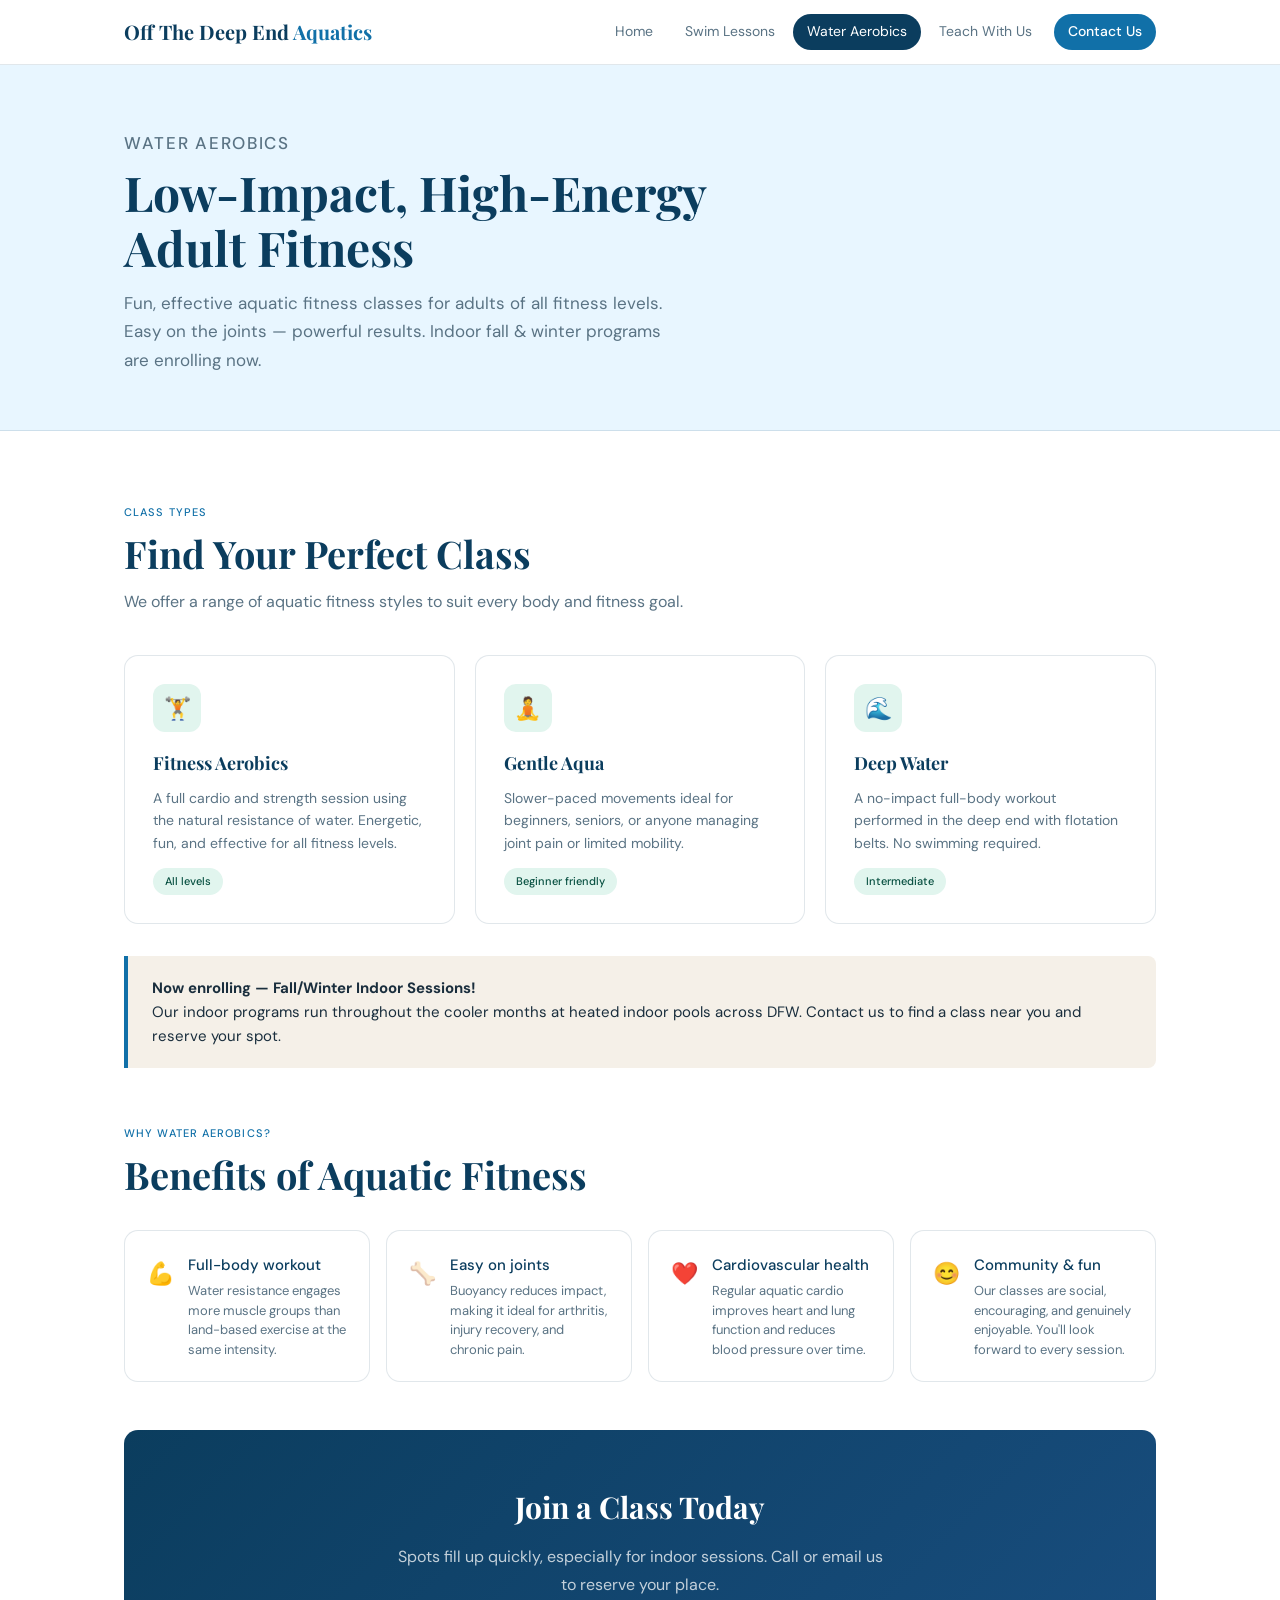
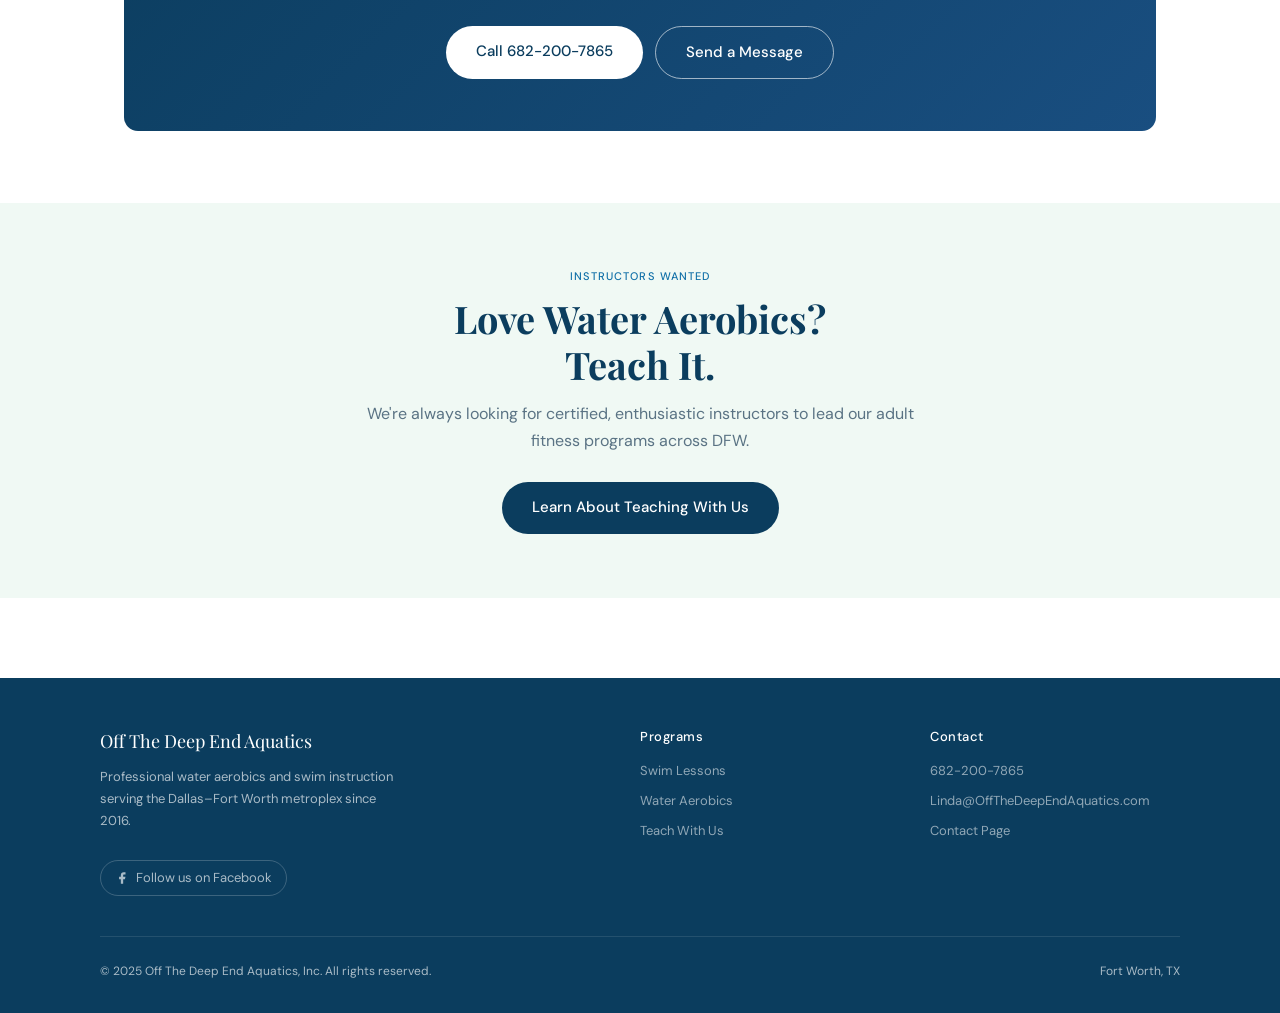
<file: water-aerobics.html>
<!DOCTYPE html>
<html lang="en">
<head>
  <meta charset="UTF-8" />
  <meta name="viewport" content="width=device-width, initial-scale=1.0" />
  <title>Water Aerobics | Off The Deep End Aquatics — Fort Worth, TX</title>
  <meta name="description" content="Adult water aerobics classes throughout Dallas–Fort Worth. Indoor fall and winter sessions now enrolling. Call 682-200-7865." />
  <link rel="stylesheet" href="style.css" />
</head>
<body>

<nav>
  <div class="nav-inner">
    <a href="index.html" class="nav-logo">Off The Deep End <span>Aquatics</span></a>
    <div class="nav-links">
      <a href="index.html">Home</a>
      <a href="swim-lessons.html">Swim Lessons</a>
      <a href="water-aerobics.html" class="active">Water Aerobics</a>
      <a href="teach.html">Teach With Us</a>
      <a href="contact.html" class="btn-nav">Contact Us</a>
    </div>
  </div>
</nav>

<!-- PAGE HERO -->
<div class="page-hero">
  <div class="container">
    <p class="section-label">Water Aerobics</p>
    <h1>Low-Impact, High-Energy<br>Adult Fitness</h1>
    <p>Fun, effective aquatic fitness classes for adults of all fitness levels. Easy on the joints — powerful results. Indoor fall &amp; winter programs are enrolling now.</p>
  </div>
</div>

<!-- CLASSES -->
<section class="section">
  <div class="container">
    <p class="section-label">Class types</p>
    <h2 class="section-title">Find Your Perfect Class</h2>
    <p class="section-sub">We offer a range of aquatic fitness styles to suit every body and fitness goal.</p>

    <div class="card-grid">
      <div class="card">
        <div class="card-icon icon-teal">🏋️</div>
        <h3>Fitness Aerobics</h3>
        <p>A full cardio and strength session using the natural resistance of water. Energetic, fun, and effective for all fitness levels.</p>
        <span class="card-tag tag-teal">All levels</span>
      </div>
      <div class="card">
        <div class="card-icon icon-teal">🧘</div>
        <h3>Gentle Aqua</h3>
        <p>Slower-paced movements ideal for beginners, seniors, or anyone managing joint pain or limited mobility.</p>
        <span class="card-tag tag-teal">Beginner friendly</span>
      </div>
      <div class="card">
        <div class="card-icon icon-teal">🌊</div>
        <h3>Deep Water</h3>
        <p>A no-impact full-body workout performed in the deep end with flotation belts. No swimming required.</p>
        <span class="card-tag tag-teal">Intermediate</span>
      </div>
    </div>

    <div class="highlight-box">
      <strong>Now enrolling — Fall/Winter Indoor Sessions!</strong><br>
      Our indoor programs run throughout the cooler months at heated indoor pools across DFW. Contact us to find a class near you and reserve your spot.
    </div>

    <!-- BENEFITS -->
    <p class="section-label" style="margin-top: 56px;">Why water aerobics?</p>
    <h2 class="section-title">Benefits of Aquatic Fitness</h2>

    <div class="perk-grid">
      <div class="perk">
        <div class="perk-icon">💪</div>
        <div>
          <h4>Full-body workout</h4>
          <p>Water resistance engages more muscle groups than land-based exercise at the same intensity.</p>
        </div>
      </div>
      <div class="perk">
        <div class="perk-icon">🦴</div>
        <div>
          <h4>Easy on joints</h4>
          <p>Buoyancy reduces impact, making it ideal for arthritis, injury recovery, and chronic pain.</p>
        </div>
      </div>
      <div class="perk">
        <div class="perk-icon">❤️</div>
        <div>
          <h4>Cardiovascular health</h4>
          <p>Regular aquatic cardio improves heart and lung function and reduces blood pressure over time.</p>
        </div>
      </div>
      <div class="perk">
        <div class="perk-icon">😊</div>
        <div>
          <h4>Community &amp; fun</h4>
          <p>Our classes are social, encouraging, and genuinely enjoyable. You'll look forward to every session.</p>
        </div>
      </div>
    </div>

    <div class="cta-banner">
      <h2>Join a Class Today</h2>
      <p>Spots fill up quickly, especially for indoor sessions. Call or email us to reserve your place.</p>
      <div class="hero-btns" style="justify-content: center;">
        <a href="tel:6822007865" class="btn btn-white">Call 682-200-7865</a>
        <a href="contact.html" class="btn btn-outline-white">Send a Message</a>
      </div>
    </div>
  </div>
</section>

<!-- TEACH CTA -->
<section class="section" style="background: #f0f9f4; padding: 64px 0;">
  <div class="container">
    <div style="text-align: center; max-width: 560px; margin: 0 auto;">
      <p class="section-label">Instructors wanted</p>
      <h2 class="section-title" style="margin: 0 auto 14px;">Love Water Aerobics?<br>Teach It.</h2>
      <p class="section-sub" style="margin: 0 auto 28px;">We're always looking for certified, enthusiastic instructors to lead our adult fitness programs across DFW.</p>
      <a href="teach.html" class="btn btn-navy">Learn About Teaching With Us</a>
    </div>
  </div>
</section>

<!-- FOOTER -->
<footer>
  <div class="footer-inner">
    <div class="footer-top">
      <div>
        <div class="footer-brand">Off The Deep End Aquatics</div>
        <p class="footer-desc">Professional water aerobics and swim instruction serving the Dallas–Fort Worth metroplex since 2016.</p>
        <br />
        <a href="https://www.facebook.com/OffTheDeepEndAquatics" target="_blank" rel="noopener" class="fb-link">
          <svg width="14" height="14" viewBox="0 0 24 24" fill="currentColor"><path d="M18 2h-3a5 5 0 0 0-5 5v3H7v4h3v8h4v-8h3l1-4h-4V7a1 1 0 0 1 1-1h3z"/></svg>
          Follow us on Facebook
        </a>
      </div>
      <div class="footer-col">
        <h4>Programs</h4>
        <a href="swim-lessons.html">Swim Lessons</a>
        <a href="water-aerobics.html">Water Aerobics</a>
        <a href="teach.html">Teach With Us</a>
      </div>
      <div class="footer-col">
        <h4>Contact</h4>
        <a href="tel:6822007865">682-200-7865</a>
        <a href="mailto:Linda@OffTheDeepEndAquatics.com">Linda@OffTheDeepEndAquatics.com</a>
        <a href="contact.html">Contact Page</a>
      </div>
    </div>
    <div class="footer-bottom">
      <span>&copy; 2025 Off The Deep End Aquatics, Inc. All rights reserved.</span>
      <span>Fort Worth, TX</span>
    </div>
  </div>
</footer>

</body>
</html>
</file>
<file: style.css>
@import url('https://fonts.googleapis.com/css2?family=Playfair+Display:wght@400;500;700&family=DM+Sans:wght@300;400;500&display=swap');

*, *::before, *::after { box-sizing: border-box; margin: 0; padding: 0; }

:root {
  --navy: #0b3d5e;
  --ocean: #1170a8;
  --sky: #3fa8dc;
  --foam: #e8f6ff;
  --sand: #f5f0e8;
  --white: #ffffff;
  --ink: #1a2e3d;
  --muted: #5a7384;
  --border: rgba(11,61,94,0.12);
  --radius: 14px;
  --radius-sm: 8px;
}

html { scroll-behavior: smooth; }

body {
  font-family: 'DM Sans', sans-serif;
  color: var(--ink);
  background: var(--white);
  font-size: 16px;
  line-height: 1.7;
}

/* ── NAV ── */
nav {
  position: sticky;
  top: 0;
  z-index: 100;
  background: rgba(255,255,255,0.92);
  backdrop-filter: blur(12px);
  border-bottom: 1px solid var(--border);
}
.nav-inner {
  max-width: 1080px;
  margin: 0 auto;
  padding: 0 24px;
  height: 64px;
  display: flex;
  align-items: center;
  justify-content: space-between;
  gap: 16px;
}
.nav-logo {
  font-family: 'Playfair Display', serif;
  font-size: 20px;
  font-weight: 700;
  color: var(--navy);
  text-decoration: none;
  white-space: nowrap;
}
.nav-logo span { color: var(--ocean); }
.nav-links {
  display: flex;
  align-items: center;
  gap: 4px;
  flex-wrap: wrap;
}
.nav-links a {
  text-decoration: none;
  font-size: 14px;
  font-weight: 400;
  color: var(--muted);
  padding: 6px 14px;
  border-radius: 99px;
  transition: background 0.15s, color 0.15s;
}
.nav-links a:hover { background: var(--foam); color: var(--ocean); }
.nav-links a.active { background: var(--navy); color: #fff; }
.nav-links a.btn-nav {
  background: var(--ocean);
  color: #fff;
  font-weight: 500;
  margin-left: 4px;
}
.nav-links a.btn-nav:hover { background: var(--navy); }

/* ── HERO ── */
.hero {
  background: linear-gradient(145deg, var(--navy) 0%, #1460a0 55%, var(--sky) 100%);
  color: #fff;
  padding: 100px 24px 80px;
  text-align: center;
  position: relative;
  overflow: hidden;
}
.hero::after {
  content: '';
  position: absolute;
  bottom: -2px; left: 0; right: 0;
  height: 60px;
  background: var(--white);
  clip-path: ellipse(55% 100% at 50% 100%);
}
.hero-wave {
  position: absolute;
  top: 0; left: 0; right: 0; bottom: 0;
  background-image: radial-gradient(circle at 20% 80%, rgba(63,168,220,0.25) 0%, transparent 50%),
                    radial-gradient(circle at 80% 20%, rgba(255,255,255,0.08) 0%, transparent 40%);
  pointer-events: none;
}
.hero-badge {
  display: inline-block;
  background: rgba(255,255,255,0.15);
  border: 1px solid rgba(255,255,255,0.28);
  border-radius: 99px;
  font-size: 12px;
  letter-spacing: 0.07em;
  padding: 5px 16px;
  margin-bottom: 20px;
  color: rgba(255,255,255,0.88);
  text-transform: uppercase;
}
.hero h1 {
  font-family: 'Playfair Display', serif;
  font-size: clamp(36px, 6vw, 62px);
  font-weight: 700;
  line-height: 1.12;
  margin-bottom: 18px;
  color: #fff;
}
.hero p {
  font-size: 18px;
  font-weight: 300;
  color: rgba(255,255,255,0.82);
  max-width: 560px;
  margin: 0 auto 36px;
  line-height: 1.65;
}
.hero-btns {
  display: flex;
  gap: 12px;
  justify-content: center;
  flex-wrap: wrap;
}

/* ── BUTTONS ── */
.btn {
  display: inline-block;
  text-decoration: none;
  font-family: 'DM Sans', sans-serif;
  font-weight: 500;
  font-size: 15px;
  border-radius: 99px;
  padding: 13px 30px;
  cursor: pointer;
  border: none;
  transition: transform 0.15s, box-shadow 0.15s, background 0.15s;
}
.btn:hover { transform: translateY(-1px); box-shadow: 0 6px 20px rgba(0,0,0,0.15); }
.btn:active { transform: translateY(0); }
.btn-white { background: #fff; color: var(--navy); }
.btn-outline-white { background: transparent; border: 1.5px solid rgba(255,255,255,0.6); color: #fff; }
.btn-ocean { background: var(--ocean); color: #fff; }
.btn-navy { background: var(--navy); color: #fff; }
.btn-sand { background: var(--sand); color: var(--navy); }

/* ── LAYOUT ── */
.container {
  max-width: 1080px;
  margin: 0 auto;
  padding: 0 24px;
}
.section { padding: 72px 0; }
.section-sm { padding: 48px 0; }

.section-label {
  font-size: 11px;
  letter-spacing: 0.1em;
  text-transform: uppercase;
  font-weight: 500;
  color: var(--ocean);
  margin-bottom: 10px;
}
.section-title {
  font-family: 'Playfair Display', serif;
  font-size: clamp(26px, 4vw, 38px);
  font-weight: 700;
  line-height: 1.2;
  color: var(--navy);
  margin-bottom: 12px;
}
.section-sub {
  font-size: 16px;
  color: var(--muted);
  max-width: 560px;
  line-height: 1.65;
}

/* ── CARDS ── */
.card-grid {
  display: grid;
  grid-template-columns: repeat(auto-fit, minmax(240px, 1fr));
  gap: 20px;
  margin-top: 40px;
}
.card {
  background: var(--white);
  border: 1px solid var(--border);
  border-radius: var(--radius);
  padding: 28px;
  transition: box-shadow 0.2s, transform 0.2s;
}
.card:hover { box-shadow: 0 8px 32px rgba(11,61,94,0.1); transform: translateY(-2px); }
.card-icon {
  width: 48px; height: 48px;
  border-radius: 12px;
  display: flex; align-items: center; justify-content: center;
  font-size: 22px;
  margin-bottom: 16px;
}
.icon-blue { background: var(--foam); }
.icon-teal { background: #e1f5ee; }
.icon-sand { background: var(--sand); }
.card h3 {
  font-family: 'Playfair Display', serif;
  font-size: 18px;
  font-weight: 700;
  color: var(--navy);
  margin-bottom: 8px;
}
.card p { font-size: 14px; color: var(--muted); line-height: 1.6; }
.card-tag {
  display: inline-block;
  margin-top: 14px;
  font-size: 11px;
  font-weight: 500;
  padding: 4px 12px;
  border-radius: 99px;
}
.tag-blue { background: var(--foam); color: #0c447c; }
.tag-teal { background: #e1f5ee; color: #085041; }
.tag-sand { background: var(--sand); color: #6b4f1a; }

/* ── STATS STRIP ── */
.stats-strip {
  background: var(--navy);
  color: #fff;
  padding: 48px 24px;
}
.stats-inner {
  max-width: 1080px;
  margin: 0 auto;
  display: grid;
  grid-template-columns: repeat(auto-fit, minmax(160px, 1fr));
  gap: 32px;
  text-align: center;
}
.stat-num {
  font-family: 'Playfair Display', serif;
  font-size: 42px;
  font-weight: 700;
  color: var(--sky);
  line-height: 1;
  margin-bottom: 6px;
}
.stat-label { font-size: 13px; color: rgba(255,255,255,0.65); letter-spacing: 0.04em; }

/* ── INFO BLOCKS ── */
.info-row {
  display: grid;
  grid-template-columns: repeat(auto-fit, minmax(200px, 1fr));
  gap: 16px;
  margin-top: 32px;
}
.info-block {
  background: var(--foam);
  border-radius: var(--radius);
  padding: 22px 24px;
}
.info-block .ib-label { font-size: 11px; letter-spacing: 0.08em; text-transform: uppercase; color: var(--ocean); margin-bottom: 6px; font-weight: 500; }
.info-block .ib-val { font-size: 16px; font-weight: 500; color: var(--navy); }
.info-block .ib-val a { color: var(--ocean); text-decoration: none; }
.info-block .ib-val a:hover { text-decoration: underline; }

/* ── CTA BANNER ── */
.cta-banner {
  background: linear-gradient(135deg, var(--navy) 0%, #194e80 100%);
  border-radius: var(--radius);
  padding: 52px 40px;
  text-align: center;
  color: #fff;
  margin: 48px 0 0;
}
.cta-banner h2 {
  font-family: 'Playfair Display', serif;
  font-size: 30px;
  font-weight: 700;
  margin-bottom: 10px;
  color: #fff;
}
.cta-banner p { font-size: 16px; color: rgba(255,255,255,0.75); margin-bottom: 28px; max-width: 500px; margin-left: auto; margin-right: auto; }

/* ── TWO-COL ── */
.two-col {
  display: grid;
  grid-template-columns: 1fr 1fr;
  gap: 60px;
  align-items: center;
}
@media (max-width: 700px) {
  .two-col { grid-template-columns: 1fr; gap: 32px; }
}

/* ── PAGE HERO (inner pages) ── */
.page-hero {
  background: var(--foam);
  border-bottom: 1px solid var(--border);
  padding: 64px 24px 56px;
}
.page-hero .container { display: flex; flex-direction: column; align-items: flex-start; }
.page-hero .section-label { margin-bottom: 8px; }
.page-hero h1 {
  font-family: 'Playfair Display', serif;
  font-size: clamp(30px, 5vw, 48px);
  font-weight: 700;
  color: var(--navy);
  line-height: 1.15;
  max-width: 640px;
  margin-bottom: 14px;
}
.page-hero p { font-size: 17px; color: var(--muted); max-width: 560px; line-height: 1.65; }

/* ── HIGHLIGHT BOX ── */
.highlight-box {
  background: var(--sand);
  border-left: 4px solid var(--ocean);
  border-radius: 0 var(--radius-sm) var(--radius-sm) 0;
  padding: 20px 24px;
  margin: 32px 0;
  font-size: 15px;
  color: var(--ink);
  line-height: 1.6;
}

/* ── TEACHER SECTION ── */
.teacher-hero {
  background: linear-gradient(145deg, #1a5c2e 0%, #1e7a40 55%, #34b86a 100%);
}
.teacher-hero .hero-wave {
  background-image: radial-gradient(circle at 20% 80%, rgba(52,184,106,0.25) 0%, transparent 50%),
                    radial-gradient(circle at 80% 20%, rgba(255,255,255,0.08) 0%, transparent 40%);
}
.perk-grid {
  display: grid;
  grid-template-columns: repeat(auto-fit, minmax(220px, 1fr));
  gap: 16px;
  margin-top: 32px;
}
.perk {
  background: var(--white);
  border: 1px solid var(--border);
  border-radius: var(--radius);
  padding: 22px;
  display: flex;
  gap: 14px;
  align-items: flex-start;
}
.perk-icon { font-size: 22px; flex-shrink: 0; margin-top: 2px; }
.perk h4 { font-weight: 500; font-size: 15px; color: var(--navy); margin-bottom: 3px; }
.perk p { font-size: 13px; color: var(--muted); line-height: 1.5; }

/* ── FORM ── */
.form-section {
  background: var(--foam);
  border-radius: var(--radius);
  padding: 40px;
  margin-top: 48px;
}
.form-section h3 {
  font-family: 'Playfair Display', serif;
  font-size: 22px;
  font-weight: 700;
  color: var(--navy);
  margin-bottom: 6px;
}
.form-section .form-sub { font-size: 14px; color: var(--muted); margin-bottom: 24px; }
.form-grid {
  display: grid;
  grid-template-columns: 1fr 1fr;
  gap: 16px;
}
@media (max-width: 600px) {
  .form-grid { grid-template-columns: 1fr; }
  .form-section { padding: 24px 20px; }
}
.form-group { display: flex; flex-direction: column; gap: 6px; }
.form-group.full { grid-column: 1 / -1; }
.form-group label { font-size: 13px; font-weight: 500; color: var(--navy); }
.form-group input,
.form-group textarea,
.form-group select {
  font-family: 'DM Sans', sans-serif;
  font-size: 14px;
  color: var(--ink);
  background: #fff;
  border: 1px solid var(--border);
  border-radius: var(--radius-sm);
  padding: 10px 14px;
  outline: none;
  transition: border-color 0.15s;
  width: 100%;
}
.form-group input:focus,
.form-group textarea:focus,
.form-group select:focus { border-color: var(--ocean); }
.form-group textarea { resize: vertical; min-height: 110px; }

/* ── FOOTER ── */
footer {
  background: var(--navy);
  color: rgba(255,255,255,0.65);
  padding: 48px 24px 32px;
  margin-top: 80px;
}
.footer-inner {
  max-width: 1080px;
  margin: 0 auto;
}
.footer-top {
  display: grid;
  grid-template-columns: 2fr 1fr 1fr;
  gap: 40px;
  margin-bottom: 40px;
}
@media (max-width: 640px) {
  .footer-top { grid-template-columns: 1fr; gap: 24px; }
}
.footer-brand {
  font-family: 'Playfair Display', serif;
  font-size: 18px;
  color: #fff;
  margin-bottom: 10px;
}
.footer-desc { font-size: 13px; line-height: 1.7; max-width: 300px; }
.footer-col h4 { font-size: 13px; font-weight: 500; color: #fff; margin-bottom: 12px; letter-spacing: 0.04em; }
.footer-col a {
  display: block;
  font-size: 13px;
  color: rgba(255,255,255,0.55);
  text-decoration: none;
  margin-bottom: 8px;
  transition: color 0.15s;
}
.footer-col a:hover { color: #fff; }
.footer-bottom {
  border-top: 1px solid rgba(255,255,255,0.1);
  padding-top: 24px;
  display: flex;
  justify-content: space-between;
  align-items: center;
  flex-wrap: wrap;
  gap: 12px;
  font-size: 12px;
}
.fb-link {
  display: inline-flex;
  align-items: center;
  gap: 7px;
  color: rgba(255,255,255,0.65);
  text-decoration: none;
  font-size: 13px;
  border: 1px solid rgba(255,255,255,0.2);
  border-radius: 99px;
  padding: 6px 14px;
  transition: background 0.15s, color 0.15s;
}
.fb-link:hover { background: rgba(255,255,255,0.1); color: #fff; }

/* ── RESPONSIVE ── */
@media (max-width: 768px) {
  .hero { padding: 72px 20px 64px; }
  .section { padding: 52px 0; }
  .cta-banner { padding: 40px 24px; }
  .nav-inner { padding: 0 16px; }
}
@media (max-width: 540px) {
  .nav-links a { font-size: 12px; padding: 5px 10px; }
  .nav-logo { font-size: 16px; }
}
</file>
